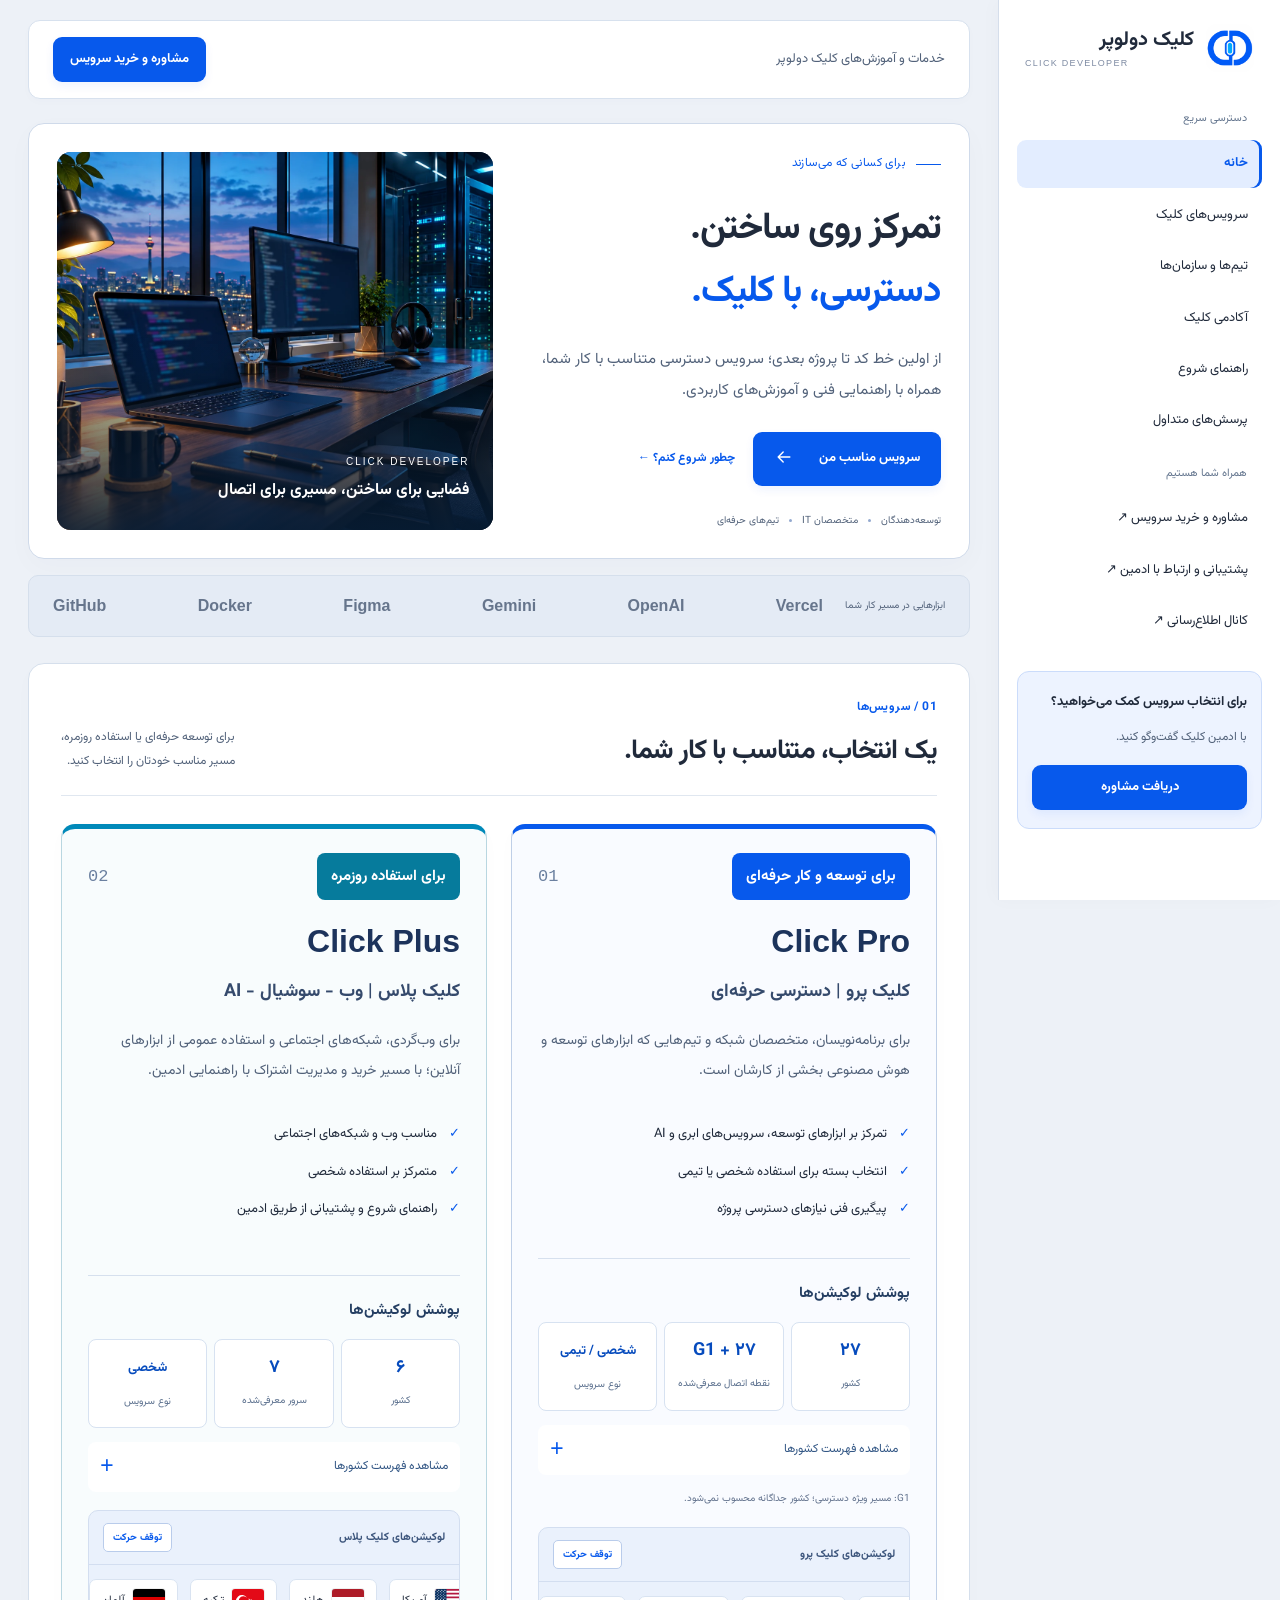
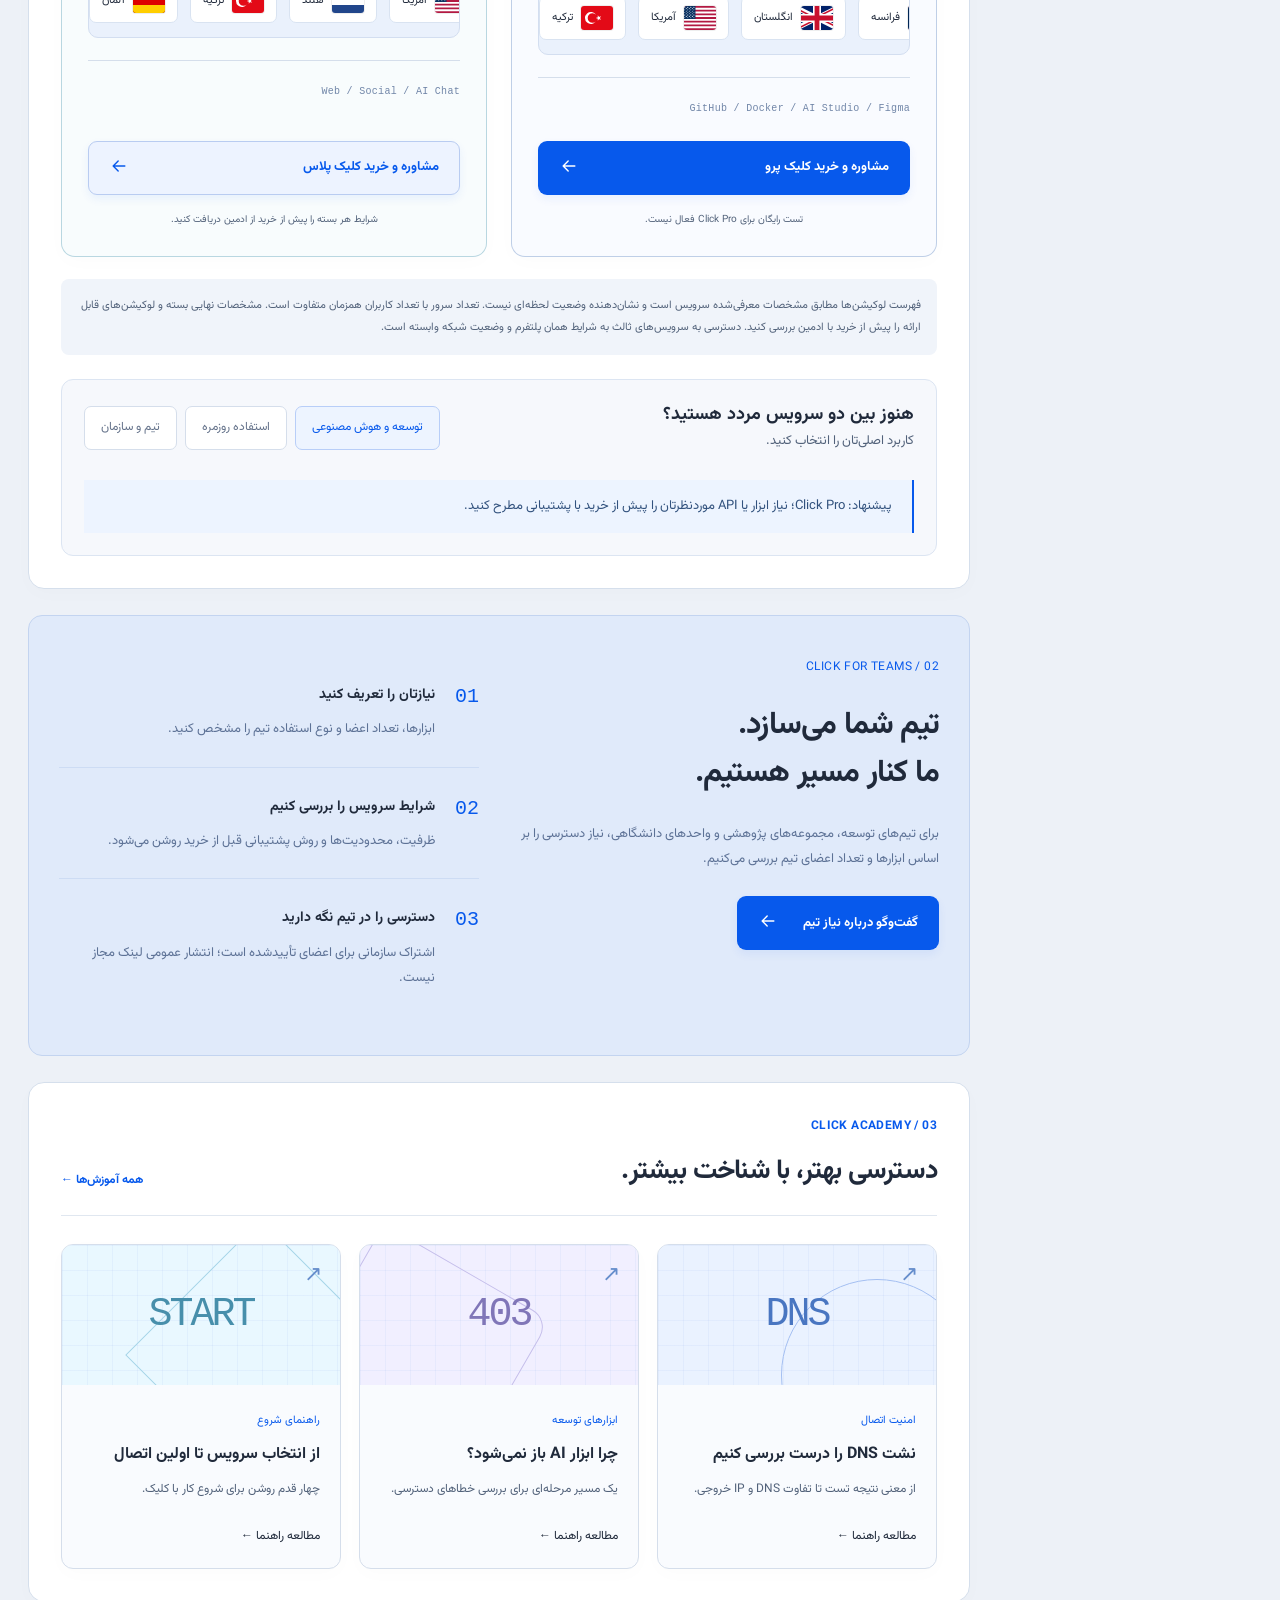
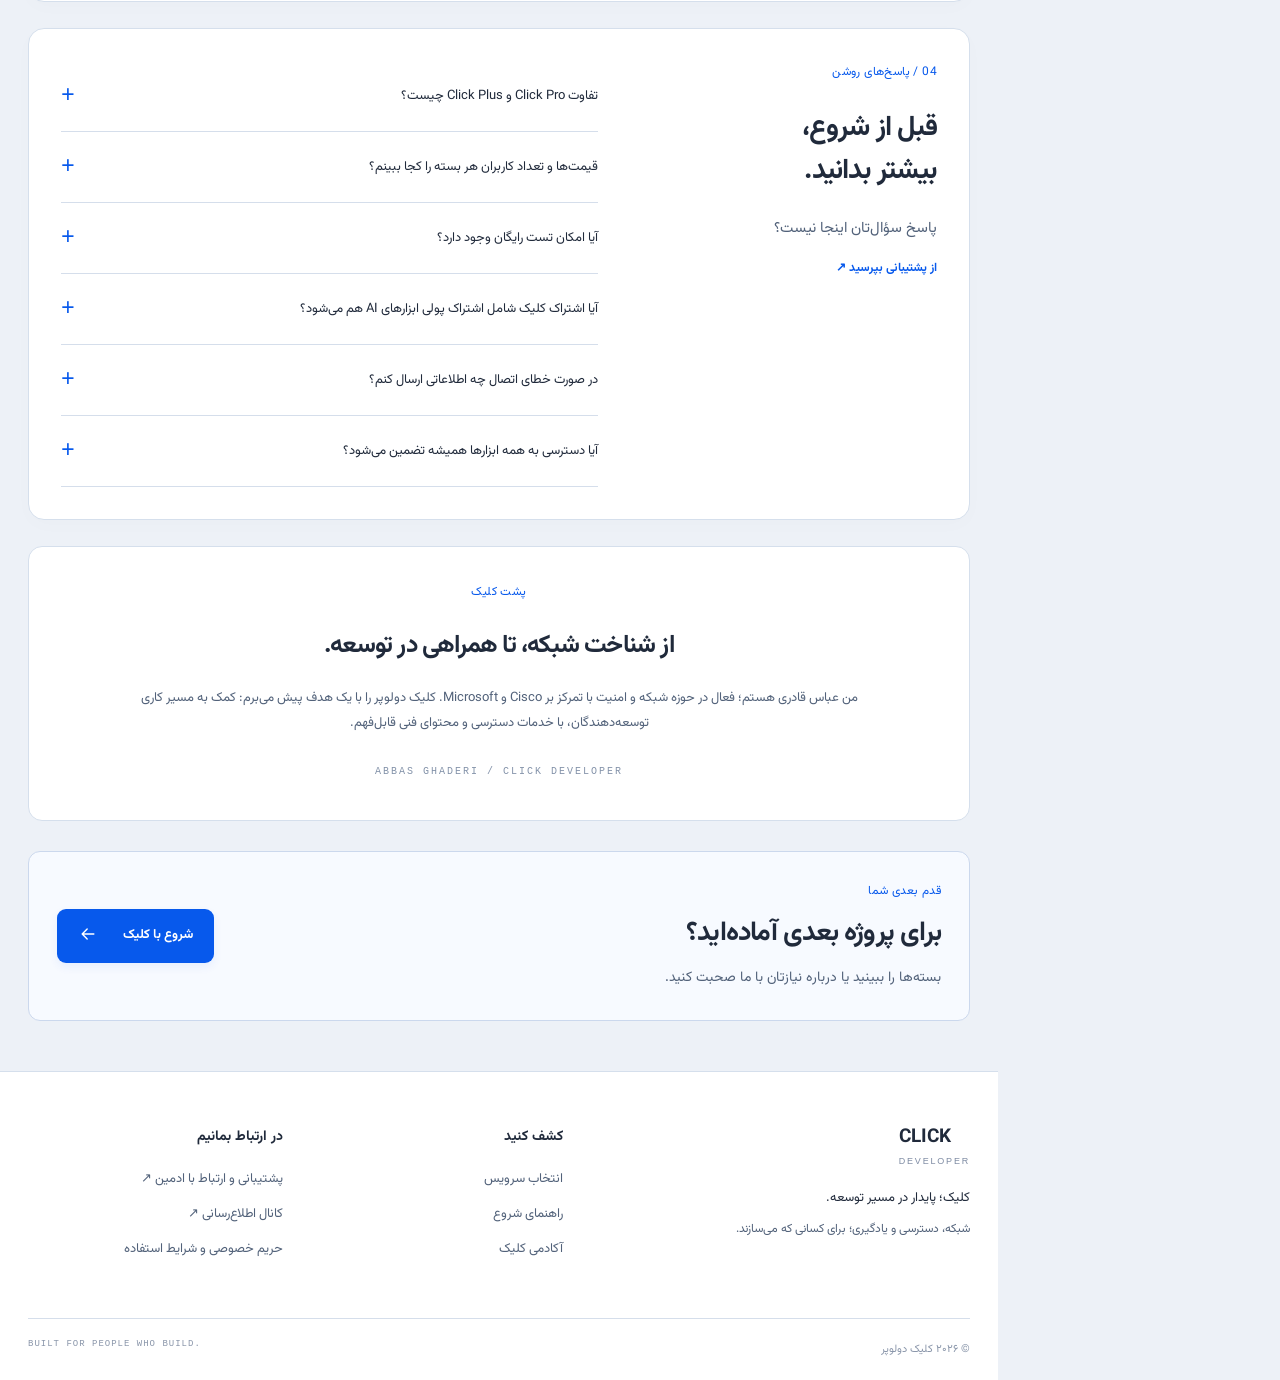
<file: index.html>
<!doctype html>
<html lang="fa" dir="rtl">
<head>
<meta charset="utf-8">
<meta name="viewport" content="width=device-width,initial-scale=1">
<meta name="theme-color" content="#f5f7fb">
<title>کلیک دولوپر</title>
<meta name="description" content="کلیک دولوپر؛ معرفی Click Pro و Click Plus، خدمات دسترسی برای توسعه‌دهندگان و تیم‌ها، آموزش و پشتیبانی فنی.">
<link rel="canonical" href="https://abbasghaderi.github.io/ClickVPN-Developer-Network/">
<meta property="og:type" content="website">
<meta property="og:locale" content="fa_IR">
<meta property="og:title" content="دسترسی به کلیک دولوپر خوش آمدید | Click Developer">
<meta property="og:description" content="کلیک دولوپر؛ معرفی Click Pro و Click Plus، خدمات دسترسی برای توسعه‌دهندگان و تیم‌ها، آموزش و پشتیبانی فنی.">
<meta property="og:url" content="https://abbasghaderi.github.io/ClickVPN-Developer-Network/">
<meta property="og:image" content="https://abbasghaderi.github.io/ClickVPN-Developer-Network/assets/click-pro.jpg">
<meta name="twitter:card" content="summary_large_image">
<link rel="icon" type="image/jpeg" href="./assets/click-pro.jpg">
<link rel="preload" href="./assets/vazirmatn-regular.woff2" as="font" type="font/woff2" crossorigin>
<link rel="stylesheet" href="./assets/style.css">
<script src="./assets/site.js" defer>
</script>
<script type="application/ld+json">{"@context": "https://schema.org", "@type": "WebPage", "name": "دسترسی برای کسانی که می‌سازند", "description": "کلیک دولوپر؛ معرفی Click Pro و Click Plus، خدمات دسترسی برای توسعه‌دهندگان و تیم‌ها، آموزش و پشتیبانی فنی.", "url": "https://abbasghaderi.github.io/ClickVPN-Developer-Network/", "inLanguage": "fa"}</script>
</head>
<body>
<a class="skip" href="#main">رفتن به محتوای اصلی</a>
<header class="header"><div class="wrap nav"><a class="brand" href="./index.html"><img src="./assets/click-pro.jpg" width="52" height="52" alt="لوگوی کلیک پرو"><span>کلیک دولوپر<small class="brand-sub" dir="ltr">CLICK DEVELOPER</small></span></a><button class="menu" aria-expanded="false" aria-controls="navigation">منو ☰</button><nav id="navigation" aria-label="منوی اصلی"><span class="nav-label">دسترسی سریع</span><a href="./index.html">خانه</a><a href="./index.html#services">سرویس‌های کلیک</a><a href="./index.html#business">تیم‌ها و سازمان‌ها</a><a href="./guides.html">آکادمی کلیک</a><a href="./getting-started.html">راهنمای شروع</a><a href="./index.html#faq">پرسش‌های متداول</a><span class="nav-label">همراه شما هستیم</span><a href="https://t.me/ClickVpnDeveloper">مشاوره و خرید سرویس ↗</a><a href="https://t.me/ClickVpnDeveloper">پشتیبانی و ارتباط با ادمین ↗</a><a href="https://t.me/panelClickVpn">کانال اطلاع‌رسانی ↗</a></nav><div class="sidebar-help"><strong>برای انتخاب سرویس کمک می‌خواهید؟</strong><p>با ادمین کلیک گفت‌وگو کنید.</p><a class="button small" href="https://t.me/ClickVpnDeveloper">دریافت مشاوره</a></div></div></header><div class="topbar"><span>خدمات و آموزش‌های کلیک دولوپر</span><a class="button small" href="https://t.me/ClickVpnDeveloper">مشاوره و خرید سرویس</a></div>
<main id="main">
<section class="hero wrap">
<div class="hero-copy">
<div class="eyebrow">
<span class="line">
</span> برای کسانی که می‌سازند</div>
<h1>تمرکز روی ساختن.<br>
<span>دسترسی، با کلیک.</span>
</h1>
<p class="lead">از اولین خط کد تا پروژه بعدی؛ سرویس دسترسی متناسب با کار شما، همراه با راهنمایی فنی و آموزش‌های کاربردی.</p>
<div class="actions">
<a class="button" href="#services">سرویس مناسب من <span aria-hidden="true">
<svg width="20" height="20" viewBox="0 0 24 24" fill="none" aria-hidden="true">
<path d="M19 12H5m6-6-6 6 6 6" stroke="currentColor" stroke-width="1.7" stroke-linecap="round" stroke-linejoin="round"/>
</svg>
</span>
</a>
<a class="text-link" href="./getting-started.html">چطور شروع کنم؟ <span aria-hidden="true">←</span>
</a>
</div>
<div class="hero-note">
<span>توسعه‌دهندگان</span>
<i>
</i>
<span>متخصصان IT</span>
<i>
</i>
<span>تیم‌های حرفه‌ای</span>
</div>
</div>
<figure class="hero-visual"><img src="./assets/developer-workspace.webp" alt="تصویر مفهومی فضای کار توسعه‌دهنده، با لپ‌تاپ و زیرساخت سرور" width="1536" height="1024" fetchpriority="high"><figcaption><span>CLICK DEVELOPER</span><strong>فضایی برای ساختن، مسیری برای اتصال</strong></figcaption></figure>
</section>
<div class="tool-strip">
<div class="wrap">
<span class="strip-title">ابزارهایی در مسیر کار شما</span>
<div class="tool-names" dir="ltr">
<span>GitHub</span>
<span>Docker</span>
<span>Figma</span>
<span>Gemini</span>
<span>OpenAI</span>
<span>Vercel</span>
</div>
</div>
</div>
<section class="section wrap" id="services">
<div class="section-head">
<div>
<div class="eyebrow">01 / سرویس‌ها</div>
<h2>یک انتخاب، متناسب با کار شما.</h2>
</div>
<p>برای توسعه حرفه‌ای یا استفاده روزمره،<br>مسیر مناسب خودتان را انتخاب کنید.</p>
</div>
<div class="service-grid">
<article class="service pro">
<div class="service-top">
<span class="tag">برای توسعه و کار حرفه‌ای</span>
<span class="service-num">01</span>
</div>
<h3 dir="ltr">Click Pro<span>کلیک پرو | دسترسی حرفه‌ای</span>
</h3>
<p>برای برنامه‌نویسان، متخصصان شبکه و تیم‌هایی که ابزارهای توسعه و هوش مصنوعی بخشی از کارشان است.</p>
<ul class="checks">
<li>تمرکز بر ابزارهای توسعه، سرویس‌های ابری و AI</li>
<li>انتخاب بسته برای استفاده شخصی یا تیمی</li>
<li>پیگیری فنی نیازهای دسترسی پروژه</li>
</ul>
<div class="coverage"><h4>پوشش لوکیشن‌ها</h4><div class="coverage-stats"><div><strong>۲۷</strong><span>کشور</span></div><div><strong>۲۷ + G1</strong><span>نقطه اتصال معرفی‌شده</span></div><div><strong>شخصی / تیمی</strong><span>نوع سرویس</span></div></div><details class="country-details"><summary>مشاهده فهرست کشورها</summary><div class="country-list"><span class="country"><img src="./assets/flags/tr.svg" alt="" width="28" height="20" loading="lazy"><span>ترکیه</span></span><span class="country"><img src="./assets/flags/us.svg" alt="" width="28" height="20" loading="lazy"><span>آمریکا</span></span><span class="country"><img src="./assets/flags/gb.svg" alt="" width="28" height="20" loading="lazy"><span>انگلستان</span></span><span class="country"><img src="./assets/flags/fr.svg" alt="" width="28" height="20" loading="lazy"><span>فرانسه</span></span><span class="country"><img src="./assets/flags/de.svg" alt="" width="28" height="20" loading="lazy"><span>آلمان</span></span><span class="country"><img src="./assets/flags/fi.svg" alt="" width="28" height="20" loading="lazy"><span>فنلاند</span></span><span class="country"><img src="./assets/flags/nl.svg" alt="" width="28" height="20" loading="lazy"><span>هلند</span></span><span class="country"><img src="./assets/flags/ie.svg" alt="" width="28" height="20" loading="lazy"><span>ایرلند</span></span><span class="country"><img src="./assets/flags/si.svg" alt="" width="28" height="20" loading="lazy"><span>اسلوونی</span></span><span class="country"><img src="./assets/flags/it.svg" alt="" width="28" height="20" loading="lazy"><span>ایتالیا</span></span><span class="country"><img src="./assets/flags/dk.svg" alt="" width="28" height="20" loading="lazy"><span>دانمارک</span></span><span class="country"><img src="./assets/flags/no.svg" alt="" width="28" height="20" loading="lazy"><span>نروژ</span></span><span class="country"><img src="./assets/flags/ch.svg" alt="" width="28" height="20" loading="lazy"><span>سوئیس</span></span><span class="country"><img src="./assets/flags/az.svg" alt="" width="28" height="20" loading="lazy"><span>آذربایجان</span></span><span class="country"><img src="./assets/flags/es.svg" alt="" width="28" height="20" loading="lazy"><span>اسپانیا</span></span><span class="country"><img src="./assets/flags/pt.svg" alt="" width="28" height="20" loading="lazy"><span>پرتغال</span></span><span class="country"><img src="./assets/flags/cz.svg" alt="" width="28" height="20" loading="lazy"><span>چک</span></span><span class="country"><img src="./assets/flags/ca.svg" alt="" width="28" height="20" loading="lazy"><span>کانادا</span></span><span class="country"><img src="./assets/flags/bg.svg" alt="" width="28" height="20" loading="lazy"><span>بلغارستان</span></span><span class="country"><img src="./assets/flags/be.svg" alt="" width="28" height="20" loading="lazy"><span>بلژیک</span></span><span class="country"><img src="./assets/flags/at.svg" alt="" width="28" height="20" loading="lazy"><span>اتریش</span></span><span class="country"><img src="./assets/flags/ae.svg" alt="" width="28" height="20" loading="lazy"><span>امارات</span></span><span class="country"><img src="./assets/flags/ua.svg" alt="" width="28" height="20" loading="lazy"><span>اوکراین</span></span><span class="country"><img src="./assets/flags/lu.svg" alt="" width="28" height="20" loading="lazy"><span>لوکزامبورگ</span></span><span class="country"><img src="./assets/flags/se.svg" alt="" width="28" height="20" loading="lazy"><span>سوئد</span></span><span class="country"><img src="./assets/flags/al.svg" alt="" width="28" height="20" loading="lazy"><span>آلبانی</span></span><span class="country"><img src="./assets/flags/lv.svg" alt="" width="28" height="20" loading="lazy"><span>لتونی</span></span></div></details><p class="g1-note">G1: مسیر ویژه دسترسی؛ کشور جداگانه محسوب نمی‌شود.</p><div class="flag-marquee" aria-label="لوکیشن‌های سرویس"><div class="marquee-heading"><span>لوکیشن‌های کلیک پرو</span><button class="motion-toggle" type="button" aria-pressed="false">توقف حرکت</button></div><div class="flag-window"><div class="flag-track"><div class="flag-group"><span class="flag-chip"><img src="./assets/flags/tr.svg" alt="" width="32" height="24"><span>ترکیه</span></span><span class="flag-chip"><img src="./assets/flags/us.svg" alt="" width="32" height="24"><span>آمریکا</span></span><span class="flag-chip"><img src="./assets/flags/gb.svg" alt="" width="32" height="24"><span>انگلستان</span></span><span class="flag-chip"><img src="./assets/flags/fr.svg" alt="" width="32" height="24"><span>فرانسه</span></span><span class="flag-chip"><img src="./assets/flags/de.svg" alt="" width="32" height="24"><span>آلمان</span></span><span class="flag-chip"><img src="./assets/flags/fi.svg" alt="" width="32" height="24"><span>فنلاند</span></span><span class="flag-chip"><img src="./assets/flags/nl.svg" alt="" width="32" height="24"><span>هلند</span></span><span class="flag-chip"><img src="./assets/flags/ie.svg" alt="" width="32" height="24"><span>ایرلند</span></span><span class="flag-chip"><img src="./assets/flags/si.svg" alt="" width="32" height="24"><span>اسلوونی</span></span><span class="flag-chip"><img src="./assets/flags/it.svg" alt="" width="32" height="24"><span>ایتالیا</span></span><span class="flag-chip"><img src="./assets/flags/dk.svg" alt="" width="32" height="24"><span>دانمارک</span></span><span class="flag-chip"><img src="./assets/flags/no.svg" alt="" width="32" height="24"><span>نروژ</span></span><span class="flag-chip"><img src="./assets/flags/ch.svg" alt="" width="32" height="24"><span>سوئیس</span></span><span class="flag-chip"><img src="./assets/flags/az.svg" alt="" width="32" height="24"><span>آذربایجان</span></span><span class="flag-chip"><img src="./assets/flags/es.svg" alt="" width="32" height="24"><span>اسپانیا</span></span><span class="flag-chip"><img src="./assets/flags/pt.svg" alt="" width="32" height="24"><span>پرتغال</span></span><span class="flag-chip"><img src="./assets/flags/cz.svg" alt="" width="32" height="24"><span>چک</span></span><span class="flag-chip"><img src="./assets/flags/ca.svg" alt="" width="32" height="24"><span>کانادا</span></span><span class="flag-chip"><img src="./assets/flags/bg.svg" alt="" width="32" height="24"><span>بلغارستان</span></span><span class="flag-chip"><img src="./assets/flags/be.svg" alt="" width="32" height="24"><span>بلژیک</span></span><span class="flag-chip"><img src="./assets/flags/at.svg" alt="" width="32" height="24"><span>اتریش</span></span><span class="flag-chip"><img src="./assets/flags/ae.svg" alt="" width="32" height="24"><span>امارات</span></span><span class="flag-chip"><img src="./assets/flags/ua.svg" alt="" width="32" height="24"><span>اوکراین</span></span><span class="flag-chip"><img src="./assets/flags/lu.svg" alt="" width="32" height="24"><span>لوکزامبورگ</span></span><span class="flag-chip"><img src="./assets/flags/se.svg" alt="" width="32" height="24"><span>سوئد</span></span><span class="flag-chip"><img src="./assets/flags/al.svg" alt="" width="32" height="24"><span>آلبانی</span></span><span class="flag-chip"><img src="./assets/flags/lv.svg" alt="" width="32" height="24"><span>لتونی</span></span></div><div class="flag-group" aria-hidden="true"><span class="flag-chip"><img src="./assets/flags/tr.svg" alt="" width="32" height="24"><span>ترکیه</span></span><span class="flag-chip"><img src="./assets/flags/us.svg" alt="" width="32" height="24"><span>آمریکا</span></span><span class="flag-chip"><img src="./assets/flags/gb.svg" alt="" width="32" height="24"><span>انگلستان</span></span><span class="flag-chip"><img src="./assets/flags/fr.svg" alt="" width="32" height="24"><span>فرانسه</span></span><span class="flag-chip"><img src="./assets/flags/de.svg" alt="" width="32" height="24"><span>آلمان</span></span><span class="flag-chip"><img src="./assets/flags/fi.svg" alt="" width="32" height="24"><span>فنلاند</span></span><span class="flag-chip"><img src="./assets/flags/nl.svg" alt="" width="32" height="24"><span>هلند</span></span><span class="flag-chip"><img src="./assets/flags/ie.svg" alt="" width="32" height="24"><span>ایرلند</span></span><span class="flag-chip"><img src="./assets/flags/si.svg" alt="" width="32" height="24"><span>اسلوونی</span></span><span class="flag-chip"><img src="./assets/flags/it.svg" alt="" width="32" height="24"><span>ایتالیا</span></span><span class="flag-chip"><img src="./assets/flags/dk.svg" alt="" width="32" height="24"><span>دانمارک</span></span><span class="flag-chip"><img src="./assets/flags/no.svg" alt="" width="32" height="24"><span>نروژ</span></span><span class="flag-chip"><img src="./assets/flags/ch.svg" alt="" width="32" height="24"><span>سوئیس</span></span><span class="flag-chip"><img src="./assets/flags/az.svg" alt="" width="32" height="24"><span>آذربایجان</span></span><span class="flag-chip"><img src="./assets/flags/es.svg" alt="" width="32" height="24"><span>اسپانیا</span></span><span class="flag-chip"><img src="./assets/flags/pt.svg" alt="" width="32" height="24"><span>پرتغال</span></span><span class="flag-chip"><img src="./assets/flags/cz.svg" alt="" width="32" height="24"><span>چک</span></span><span class="flag-chip"><img src="./assets/flags/ca.svg" alt="" width="32" height="24"><span>کانادا</span></span><span class="flag-chip"><img src="./assets/flags/bg.svg" alt="" width="32" height="24"><span>بلغارستان</span></span><span class="flag-chip"><img src="./assets/flags/be.svg" alt="" width="32" height="24"><span>بلژیک</span></span><span class="flag-chip"><img src="./assets/flags/at.svg" alt="" width="32" height="24"><span>اتریش</span></span><span class="flag-chip"><img src="./assets/flags/ae.svg" alt="" width="32" height="24"><span>امارات</span></span><span class="flag-chip"><img src="./assets/flags/ua.svg" alt="" width="32" height="24"><span>اوکراین</span></span><span class="flag-chip"><img src="./assets/flags/lu.svg" alt="" width="32" height="24"><span>لوکزامبورگ</span></span><span class="flag-chip"><img src="./assets/flags/se.svg" alt="" width="32" height="24"><span>سوئد</span></span><span class="flag-chip"><img src="./assets/flags/al.svg" alt="" width="32" height="24"><span>آلبانی</span></span><span class="flag-chip"><img src="./assets/flags/lv.svg" alt="" width="32" height="24"><span>لتونی</span></span></div></div></div></div></div><div class="product-tools" dir="ltr">GitHub / Docker / AI Studio / Figma</div>
<a class="button" href="https://t.me/ClickVpnDeveloper">مشاوره و خرید کلیک پرو <span aria-hidden="true">
<svg width="20" height="20" viewBox="0 0 24 24" fill="none" aria-hidden="true">
<path d="M19 12H5m6-6-6 6 6 6" stroke="currentColor" stroke-width="1.7" stroke-linecap="round" stroke-linejoin="round"/>
</svg>
</span>
</a>
<small class="service-foot">تست رایگان برای Click Pro فعال نیست.</small>
</article>
<article class="service plus">
<div class="service-top">
<span class="tag neutral">برای استفاده روزمره</span>
<span class="service-num">02</span>
</div>
<h3 dir="ltr">Click Plus<span>کلیک پلاس | وب - سوشیال - AI</span>
</h3>
<p>برای وب‌گردی، شبکه‌های اجتماعی و استفاده عمومی از ابزارهای آنلاین؛ با مسیر خرید و مدیریت اشتراک با راهنمایی ادمین.</p>
<ul class="checks">
<li>مناسب وب و شبکه‌های اجتماعی</li>
<li>متمرکز بر استفاده شخصی</li>
<li>راهنمای شروع و پشتیبانی از طریق ادمین</li>
</ul>
<div class="coverage"><h4>پوشش لوکیشن‌ها</h4><div class="coverage-stats"><div><strong>۶</strong><span>کشور</span></div><div><strong>۷</strong><span>سرور معرفی‌شده</span></div><div><strong>شخصی</strong><span>نوع سرویس</span></div></div><details class="country-details"><summary>مشاهده فهرست کشورها</summary><div class="country-list"><span class="country"><img src="./assets/flags/de.svg" alt="" width="28" height="20" loading="lazy"><span>آلمان</span></span><span class="country"><img src="./assets/flags/tr.svg" alt="" width="28" height="20" loading="lazy"><span>ترکیه</span></span><span class="country"><img src="./assets/flags/nl.svg" alt="" width="28" height="20" loading="lazy"><span>هلند</span></span><span class="country"><img src="./assets/flags/us.svg" alt="" width="28" height="20" loading="lazy"><span>آمریکا</span></span><span class="country"><img src="./assets/flags/gb.svg" alt="" width="28" height="20" loading="lazy"><span>انگلستان</span></span><span class="country"><img src="./assets/flags/ru.svg" alt="" width="28" height="20" loading="lazy"><span>روسیه</span></span></div></details><div class="flag-marquee" aria-label="لوکیشن‌های سرویس"><div class="marquee-heading"><span>لوکیشن‌های کلیک پلاس</span><button class="motion-toggle" type="button" aria-pressed="false">توقف حرکت</button></div><div class="flag-window"><div class="flag-track"><div class="flag-group"><span class="flag-chip"><img src="./assets/flags/de.svg" alt="" width="32" height="24"><span>آلمان</span></span><span class="flag-chip"><img src="./assets/flags/tr.svg" alt="" width="32" height="24"><span>ترکیه</span></span><span class="flag-chip"><img src="./assets/flags/nl.svg" alt="" width="32" height="24"><span>هلند</span></span><span class="flag-chip"><img src="./assets/flags/us.svg" alt="" width="32" height="24"><span>آمریکا</span></span><span class="flag-chip"><img src="./assets/flags/gb.svg" alt="" width="32" height="24"><span>انگلستان</span></span><span class="flag-chip"><img src="./assets/flags/ru.svg" alt="" width="32" height="24"><span>روسیه</span></span></div><div class="flag-group" aria-hidden="true"><span class="flag-chip"><img src="./assets/flags/de.svg" alt="" width="32" height="24"><span>آلمان</span></span><span class="flag-chip"><img src="./assets/flags/tr.svg" alt="" width="32" height="24"><span>ترکیه</span></span><span class="flag-chip"><img src="./assets/flags/nl.svg" alt="" width="32" height="24"><span>هلند</span></span><span class="flag-chip"><img src="./assets/flags/us.svg" alt="" width="32" height="24"><span>آمریکا</span></span><span class="flag-chip"><img src="./assets/flags/gb.svg" alt="" width="32" height="24"><span>انگلستان</span></span><span class="flag-chip"><img src="./assets/flags/ru.svg" alt="" width="32" height="24"><span>روسیه</span></span></div></div></div></div></div><div class="product-tools" dir="ltr">Web / Social / AI Chat</div>
<a class="button secondary" href="https://t.me/ClickVpnDeveloper">مشاوره و خرید کلیک پلاس <span aria-hidden="true">
<svg width="20" height="20" viewBox="0 0 24 24" fill="none" aria-hidden="true">
<path d="M19 12H5m6-6-6 6 6 6" stroke="currentColor" stroke-width="1.7" stroke-linecap="round" stroke-linejoin="round"/>
</svg>
</span>
</a>
<small class="service-foot">شرایط هر بسته را پیش از خرید از ادمین دریافت کنید.</small>
</article>
</div>
<p class="fine-print">فهرست لوکیشن‌ها مطابق مشخصات معرفی‌شده سرویس است و نشان‌دهنده وضعیت لحظه‌ای نیست. تعداد سرور با تعداد کاربران همزمان متفاوت است. مشخصات نهایی بسته و لوکیشن‌های قابل ارائه را پیش از خرید با ادمین بررسی کنید. دسترسی به سرویس‌های ثالث به شرایط همان پلتفرم و وضعیت شبکه وابسته است.</p>
<div class="chooser">
<div>
<h3>هنوز بین دو سرویس مردد هستید؟</h3>
<p>کاربرد اصلی‌تان را انتخاب کنید.</p>
</div>
<div class="choice-controls" role="group" aria-label="کاربرد اصلی">
<button data-choice="dev" aria-pressed="true">توسعه و هوش مصنوعی</button>
<button data-choice="daily" aria-pressed="false">استفاده روزمره</button>
<button data-choice="team" aria-pressed="false">تیم و سازمان</button>
</div>
<p id="recommendation" aria-live="polite">پیشنهاد: Click Pro؛ نیاز ابزار یا API موردنظرتان را پیش از خرید با پشتیبانی مطرح کنید.</p>
</div>
</section>
<section class="business" id="business">
<div class="wrap business-grid">
<div>
<div class="eyebrow">02 / CLICK FOR TEAMS</div>
<h2>تیم شما می‌سازد.<br>ما کنار مسیر هستیم.</h2>
<p>برای تیم‌های توسعه، مجموعه‌های پژوهشی و واحدهای دانشگاهی، نیاز دسترسی را بر اساس ابزارها و تعداد اعضای تیم بررسی می‌کنیم.</p>
<a class="button light" href="https://t.me/ClickVpnDeveloper">گفت‌وگو درباره نیاز تیم <span aria-hidden="true">
<svg width="20" height="20" viewBox="0 0 24 24" fill="none" aria-hidden="true">
<path d="M19 12H5m6-6-6 6 6 6" stroke="currentColor" stroke-width="1.7" stroke-linecap="round" stroke-linejoin="round"/>
</svg>
</span>
</a>
</div>
<div class="business-steps">
<div>
<b>01</b>
<span>
<strong>نیازتان را تعریف کنید</strong>
<small>ابزارها، تعداد اعضا و نوع استفاده تیم را مشخص کنید.</small>
</span>
</div>
<div>
<b>02</b>
<span>
<strong>شرایط سرویس را بررسی کنیم</strong>
<small>ظرفیت، محدودیت‌ها و روش پشتیبانی قبل از خرید روشن می‌شود.</small>
</span>
</div>
<div>
<b>03</b>
<span>
<strong>دسترسی را در تیم نگه دارید</strong>
<small>اشتراک سازمانی برای اعضای تأییدشده است؛ انتشار عمومی لینک مجاز نیست.</small>
</span>
</div>
</div>
</div>
</section>
<section class="section wrap" id="academy">
<div class="section-head">
<div>
<div class="eyebrow">03 / CLICK ACADEMY</div>
<h2>دسترسی بهتر، با شناخت بیشتر.</h2>
</div>
<a class="text-link" href="./guides.html">همه آموزش‌ها ←</a>
</div>
<div class="guides-grid">
<a class="guide-card" href="./dns-leak-guide.html" data-category="security">
<div class="guide-art art-security">
<span>DNS</span>
<i aria-hidden="true">↗</i>
</div>
<div class="guide-body">
<small>امنیت اتصال</small>
<h3>نشت DNS را درست بررسی کنیم</h3>
<p>از معنی نتیجه تست تا تفاوت DNS و IP خروجی.</p>
<span class="read-more">مطالعه راهنما ←</span>
</div>
</a>
<a class="guide-card" href="./ai-and-dev-access.html" data-category="development">
<div class="guide-art art-development">
<span>403</span>
<i aria-hidden="true">↗</i>
</div>
<div class="guide-body">
<small>ابزارهای توسعه</small>
<h3>چرا ابزار AI باز نمی‌شود؟</h3>
<p>یک مسیر مرحله‌ای برای بررسی خطاهای دسترسی.</p>
<span class="read-more">مطالعه راهنما ←</span>
</div>
</a>
<a class="guide-card" href="./getting-started.html" data-category="start">
<div class="guide-art art-start">
<span>START</span>
<i aria-hidden="true">↗</i>
</div>
<div class="guide-body">
<small>راهنمای شروع</small>
<h3>از انتخاب سرویس تا اولین اتصال</h3>
<p>چهار قدم روشن برای شروع کار با کلیک.</p>
<span class="read-more">مطالعه راهنما ←</span>
</div>
</a>
</div>
</section>
<section class="section wrap faq-section" id="faq">
<div>
<div class="eyebrow">04 / پاسخ‌های روشن</div>
<h2>قبل از شروع،<br>بیشتر بدانید.</h2>
<p class="muted">پاسخ سؤال‌تان اینجا نیست؟</p>
<a class="text-link" href="https://t.me/ClickVpnDeveloper">از پشتیبانی بپرسید ↗</a>
</div>
<div>
<details>
<summary>تفاوت Click Pro و Click Plus چیست؟</summary>
<p>Click Pro برای نیازهای توسعه، ابزارهای ابری و هوش مصنوعی معرفی شده است. Click Plus بر استفاده شخصی، وب و شبکه‌های اجتماعی تمرکز دارد. برای یک ابزار خاص، پیش از خرید وضعیت دسترسی را از پشتیبانی بپرسید.</p>
</details>
<details>
<summary>قیمت‌ها و تعداد کاربران هر بسته را کجا ببینم؟</summary>
<p>قیمت و مشخصات بسته‌ها را از ادمین کلیک دریافت کنید. حجم، مدت اعتبار، تعداد کاربران و شرایط تمدید را پیش از پرداخت در گفت‌وگو با ادمین بررسی کنید.</p>
</details>
<details>
<summary>آیا امکان تست رایگان وجود دارد؟</summary>
<p>تست رایگان در سرویس Click Pro فعال نیست. شرایط احتمالی سایر سرویس‌ها را با ادمین بررسی کنید.</p>
</details>
<details>
<summary>آیا اشتراک کلیک شامل اشتراک پولی ابزارهای AI هم می‌شود؟</summary>
<p>خیر. سرویس دسترسی شبکه با اشتراک پولی پلتفرم‌ها یا اعتبار API متفاوت است. تهیه حساب و اشتراک ابزارها تابع شرایط همان ارائه‌دهنده است.</p>
</details>
<details>
<summary>در صورت خطای اتصال چه اطلاعاتی ارسال کنم؟</summary>
<p>نام برنامه و نسخه آن، نوع اینترنت، زمان بروز خطا و تصویر خطا را برای پشتیبانی بفرستید. لینک اشتراک، رمز عبور یا کلید API را در پیام عمومی و تصویر قابل انتشار قرار ندهید.</p>
</details>
<details>
<summary>آیا دسترسی به همه ابزارها همیشه تضمین می‌شود؟</summary>
<p>خیر. وضعیت شبکه، سیاست‌های منطقه‌ای، محدودیت حساب و تغییرات ارائه‌دهنده ابزار بر دسترسی اثر دارند. برای نیازهای حساس پروژه، وضعیت ابزار موردنظر را پیش از خرید بررسی کنید.</p>
</details>
</div>
</section>
<section class="wrap about">
<div class="eyebrow">پشت کلیک</div>
<h2>از شناخت شبکه، تا همراهی در توسعه.</h2>
<p>من عباس قادری هستم؛ فعال در حوزه شبکه و امنیت با تمرکز بر Cisco و Microsoft. کلیک دولوپر را با یک هدف پیش می‌برم: کمک به مسیر کاری توسعه‌دهندگان، با خدمات دسترسی و محتوای فنی قابل‌فهم.</p>
<span dir="ltr">ABBAS GHADERI / CLICK DEVELOPER</span>
</section>
<section class="wrap final-cta">
<div>
<span class="eyebrow">قدم بعدی شما</span>
<h2>برای پروژه بعدی آماده‌اید؟</h2>
<p>بسته‌ها را ببینید یا درباره نیازتان با ما صحبت کنید.</p>
</div>
<a class="button" href="https://t.me/ClickVpnDeveloper">شروع با کلیک <span aria-hidden="true">
<svg width="20" height="20" viewBox="0 0 24 24" fill="none" aria-hidden="true">
<path d="M19 12H5m6-6-6 6 6 6" stroke="currentColor" stroke-width="1.7" stroke-linecap="round" stroke-linejoin="round"/>
</svg>
</span>
</a>
</section>
</main>
<footer class="footer">
<div class="wrap footer-grid">
<div>
<a class="brand" href="./index.html">
<span dir="ltr">CLICK<span class="brand-sub">DEVELOPER</span>
</span>
</a>
<p>کلیک؛ پایدار در مسیر توسعه.</p>
<p class="muted">شبکه، دسترسی و یادگیری؛ برای کسانی که می‌سازند.</p>
</div>
<div>
<h3>کشف کنید</h3>
<a href="./index.html#services">انتخاب سرویس</a>
<a href="./getting-started.html">راهنمای شروع</a>
<a href="./guides.html">آکادمی کلیک</a>
</div>
<div>
<h3>در ارتباط بمانیم</h3>
<a href="https://t.me/ClickVpnDeveloper">پشتیبانی و ارتباط با ادمین ↗</a>
<a href="https://t.me/panelClickVpn">کانال اطلاع‌رسانی ↗</a>
<a href="./privacy.html">حریم خصوصی و شرایط استفاده</a>
</div>
</div>
<div class="wrap footer-bottom">
<span>© ۲۰۲۶ کلیک دولوپر</span>
<span dir="ltr">BUILT FOR PEOPLE WHO BUILD.</span>
</div>
</footer>
</body>
</html>
</file>
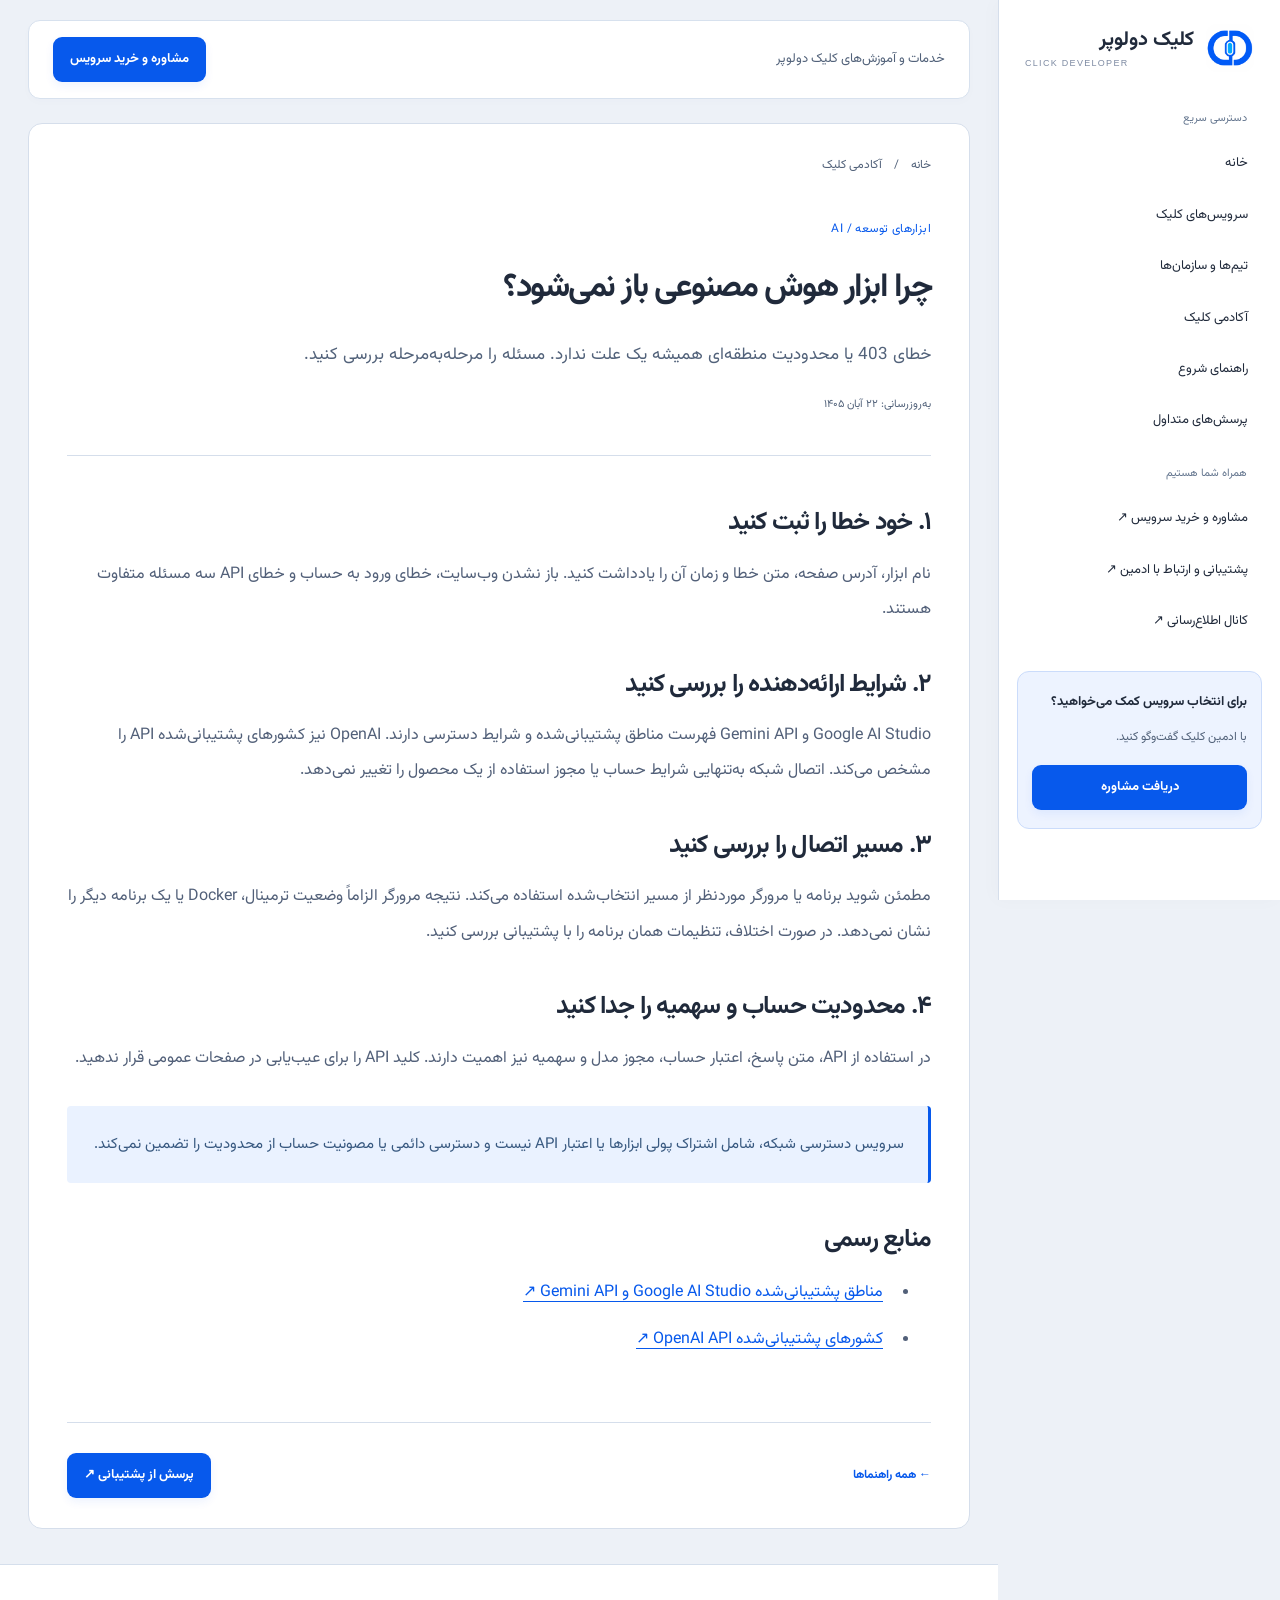
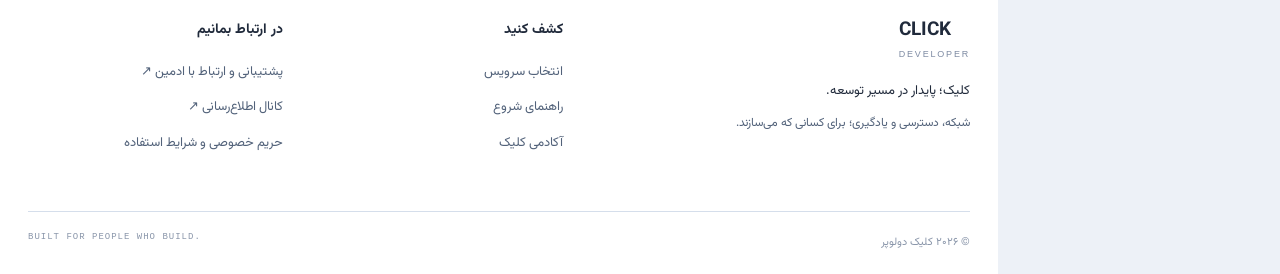
<file: ai-and-dev-access.html>
<!doctype html>
<html lang="fa" dir="rtl">
<head>
<meta charset="utf-8">
<meta name="viewport" content="width=device-width,initial-scale=1">
<meta name="theme-color" content="#f5f7fb">
<title>کلیک دولوپر</title>
<meta name="description" content="خطای 403 یا محدودیت منطقه‌ای همیشه یک علت ندارد. مسئله را مرحله‌به‌مرحله بررسی کنید.">
<link rel="canonical" href="https://abbasghaderi.github.io/ClickVPN-Developer-Network/ai-and-dev-access.html">
<meta property="og:type" content="website">
<meta property="og:locale" content="fa_IR">
<meta property="og:title" content="چرا ابزار هوش مصنوعی باز نمی‌شود؟ | Click Developer">
<meta property="og:description" content="خطای 403 یا محدودیت منطقه‌ای همیشه یک علت ندارد. مسئله را مرحله‌به‌مرحله بررسی کنید.">
<meta property="og:url" content="https://abbasghaderi.github.io/ClickVPN-Developer-Network/ai-and-dev-access.html">
<meta property="og:image" content="https://abbasghaderi.github.io/ClickVPN-Developer-Network/assets/click-pro.jpg">
<meta name="twitter:card" content="summary_large_image">
<link rel="icon" type="image/jpeg" href="./assets/click-pro.jpg">
<link rel="preload" href="./assets/vazirmatn-regular.woff2" as="font" type="font/woff2" crossorigin>
<link rel="stylesheet" href="./assets/style.css">
<script src="./assets/site.js" defer>
</script>
<script type="application/ld+json">{"@context": "https://schema.org", "@type": "WebPage", "name": "چرا ابزار هوش مصنوعی باز نمی‌شود؟", "description": "خطای 403 یا محدودیت منطقه‌ای همیشه یک علت ندارد. مسئله را مرحله‌به‌مرحله بررسی کنید.", "url": "https://abbasghaderi.github.io/ClickVPN-Developer-Network/ai-and-dev-access.html", "inLanguage": "fa"}</script>
</head>
<body>
<a class="skip" href="#main">رفتن به محتوای اصلی</a>
<header class="header"><div class="wrap nav"><a class="brand" href="./index.html"><img src="./assets/click-pro.jpg" width="52" height="52" alt="لوگوی کلیک پرو"><span>کلیک دولوپر<small class="brand-sub" dir="ltr">CLICK DEVELOPER</small></span></a><button class="menu" aria-expanded="false" aria-controls="navigation">منو ☰</button><nav id="navigation" aria-label="منوی اصلی"><span class="nav-label">دسترسی سریع</span><a href="./index.html">خانه</a><a href="./index.html#services">سرویس‌های کلیک</a><a href="./index.html#business">تیم‌ها و سازمان‌ها</a><a href="./guides.html">آکادمی کلیک</a><a href="./getting-started.html">راهنمای شروع</a><a href="./index.html#faq">پرسش‌های متداول</a><span class="nav-label">همراه شما هستیم</span><a href="https://t.me/ClickVpnDeveloper">مشاوره و خرید سرویس ↗</a><a href="https://t.me/ClickVpnDeveloper">پشتیبانی و ارتباط با ادمین ↗</a><a href="https://t.me/panelClickVpn">کانال اطلاع‌رسانی ↗</a></nav><div class="sidebar-help"><strong>برای انتخاب سرویس کمک می‌خواهید؟</strong><p>با ادمین کلیک گفت‌وگو کنید.</p><a class="button small" href="https://t.me/ClickVpnDeveloper">دریافت مشاوره</a></div></div></header><div class="topbar"><span>خدمات و آموزش‌های کلیک دولوپر</span><a class="button small" href="https://t.me/ClickVpnDeveloper">مشاوره و خرید سرویس</a></div>
<main id="main">
<div class="wrap article-wrap">
<nav class="breadcrumbs" aria-label="مسیر صفحه">
<a href="./index.html">خانه</a>
<span>/</span>
<a href="./guides.html">آکادمی کلیک</a>
</nav>
<div class="article-heading">
<span class="eyebrow">ابزارهای توسعه / AI</span>
<h1>چرا ابزار هوش مصنوعی باز نمی‌شود؟</h1>
<p class="lead">خطای 403 یا محدودیت منطقه‌ای همیشه یک علت ندارد. مسئله را مرحله‌به‌مرحله بررسی کنید.</p>
<span class="muted">به‌روزرسانی: ۲۲ آبان ۱۴۰۵</span>
</div>
<article class="prose">
<h2>۱. خود خطا را ثبت کنید</h2>
<p>نام ابزار، آدرس صفحه، متن خطا و زمان آن را یادداشت کنید. باز نشدن وب‌سایت، خطای ورود به حساب و خطای API سه مسئله متفاوت هستند.</p>
<h2>۲. شرایط ارائه‌دهنده را بررسی کنید</h2>
<p>Google AI Studio و Gemini API فهرست مناطق پشتیبانی‌شده و شرایط دسترسی دارند. OpenAI نیز کشورهای پشتیبانی‌شده API را مشخص می‌کند. اتصال شبکه به‌تنهایی شرایط حساب یا مجوز استفاده از یک محصول را تغییر نمی‌دهد.</p>
<h2>۳. مسیر اتصال را بررسی کنید</h2>
<p>مطمئن شوید برنامه یا مرورگر موردنظر از مسیر انتخاب‌شده استفاده می‌کند. نتیجه مرورگر الزاماً وضعیت ترمینال، Docker یا یک برنامه دیگر را نشان نمی‌دهد. در صورت اختلاف، تنظیمات همان برنامه را با پشتیبانی بررسی کنید.</p>
<h2>۴. محدودیت حساب و سهمیه را جدا کنید</h2>
<p>در استفاده از API، متن پاسخ، اعتبار حساب، مجوز مدل و سهمیه نیز اهمیت دارند. کلید API را برای عیب‌یابی در صفحات عمومی قرار ندهید.</p>
<aside>سرویس دسترسی شبکه، شامل اشتراک پولی ابزارها یا اعتبار API نیست و دسترسی دائمی یا مصونیت حساب از محدودیت را تضمین نمی‌کند.</aside>
<h2>منابع رسمی</h2>
<ul>
<li>
<a href="https://ai.google.dev/gemini-api/docs/available-regions">مناطق پشتیبانی‌شده Google AI Studio و Gemini API ↗</a>
</li>
<li>
<a href="https://help.openai.com/en/articles/5347006-openai-api-supported-countries-and-territories">کشورهای پشتیبانی‌شده OpenAI API ↗</a>
</li>
</ul>
</article>
<div class="article-end">
<a class="text-link" href="./guides.html">← همه راهنماها</a>
<a class="button small" href="https://t.me/ClickVpnDeveloper">پرسش از پشتیبانی ↗</a>
</div>
</div>
</main>
<footer class="footer">
<div class="wrap footer-grid">
<div>
<a class="brand" href="./index.html">
<span dir="ltr">CLICK<span class="brand-sub">DEVELOPER</span>
</span>
</a>
<p>کلیک؛ پایدار در مسیر توسعه.</p>
<p class="muted">شبکه، دسترسی و یادگیری؛ برای کسانی که می‌سازند.</p>
</div>
<div>
<h3>کشف کنید</h3>
<a href="./index.html#services">انتخاب سرویس</a>
<a href="./getting-started.html">راهنمای شروع</a>
<a href="./guides.html">آکادمی کلیک</a>
</div>
<div>
<h3>در ارتباط بمانیم</h3>
<a href="https://t.me/ClickVpnDeveloper">پشتیبانی و ارتباط با ادمین ↗</a>
<a href="https://t.me/panelClickVpn">کانال اطلاع‌رسانی ↗</a>
<a href="./privacy.html">حریم خصوصی و شرایط استفاده</a>
</div>
</div>
<div class="wrap footer-bottom">
<span>© ۲۰۲۶ کلیک دولوپر</span>
<span dir="ltr">BUILT FOR PEOPLE WHO BUILD.</span>
</div>
</footer>
</body>
</html>
</file>
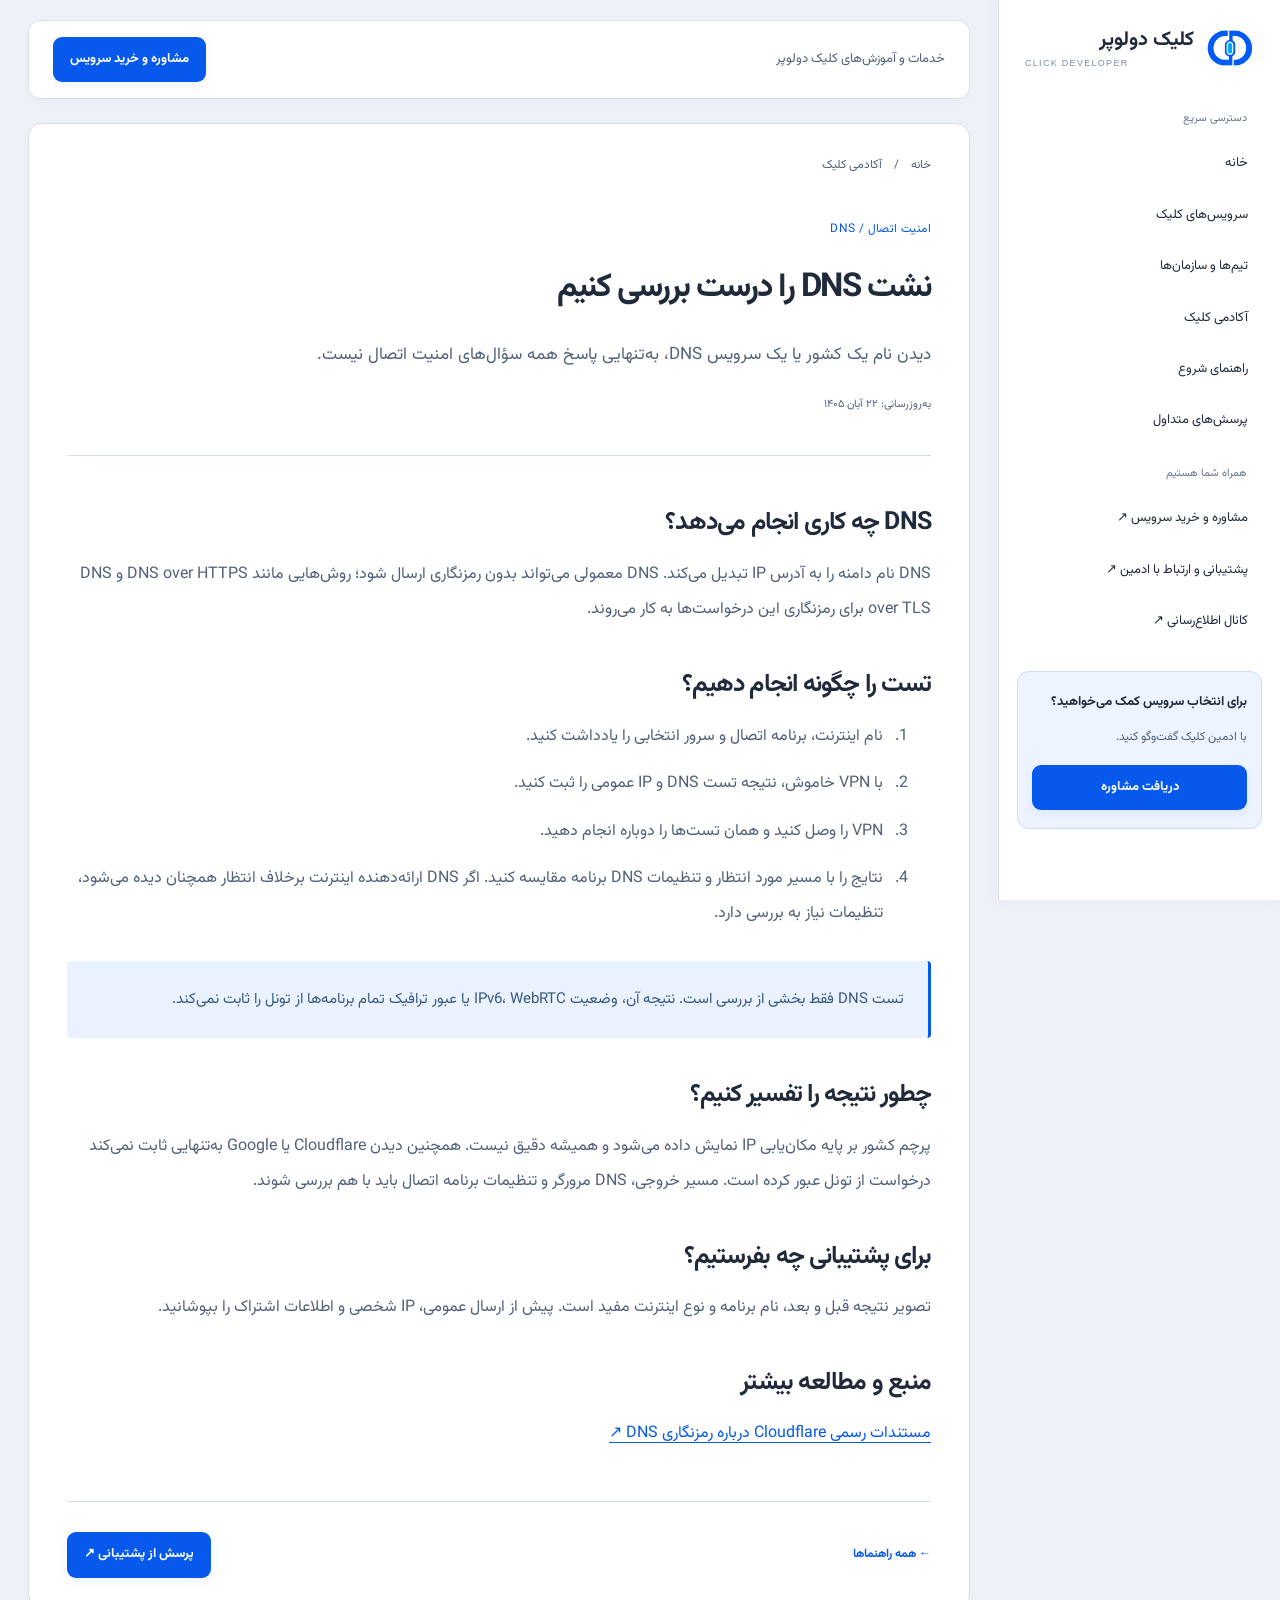
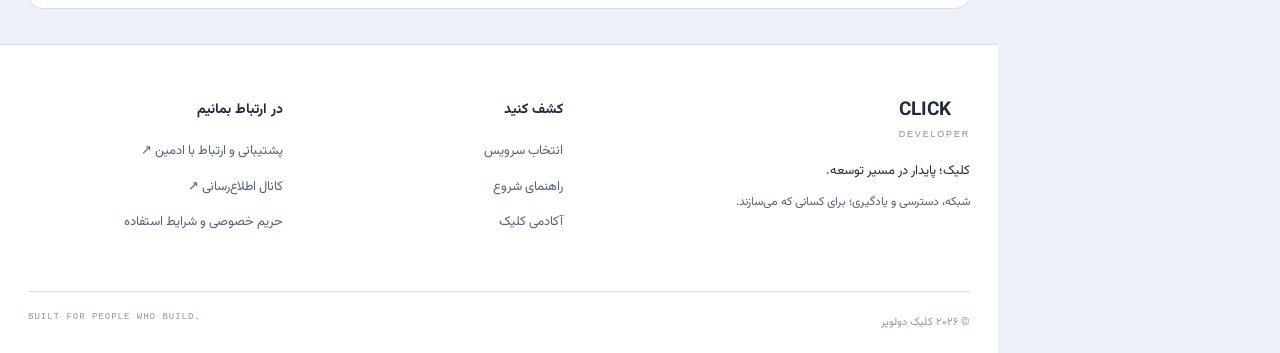
<file: dns-leak-guide.html>
<!doctype html>
<html lang="fa" dir="rtl">
<head>
<meta charset="utf-8">
<meta name="viewport" content="width=device-width,initial-scale=1">
<meta name="theme-color" content="#f5f7fb">
<title>کلیک دولوپر</title>
<meta name="description" content="دیدن نام یک کشور یا یک سرویس DNS، به‌تنهایی پاسخ همه سؤال‌های امنیت اتصال نیست.">
<link rel="canonical" href="https://abbasghaderi.github.io/ClickVPN-Developer-Network/dns-leak-guide.html">
<meta property="og:type" content="website">
<meta property="og:locale" content="fa_IR">
<meta property="og:title" content="نشت DNS را درست بررسی کنیم | Click Developer">
<meta property="og:description" content="دیدن نام یک کشور یا یک سرویس DNS، به‌تنهایی پاسخ همه سؤال‌های امنیت اتصال نیست.">
<meta property="og:url" content="https://abbasghaderi.github.io/ClickVPN-Developer-Network/dns-leak-guide.html">
<meta property="og:image" content="https://abbasghaderi.github.io/ClickVPN-Developer-Network/assets/click-pro.jpg">
<meta name="twitter:card" content="summary_large_image">
<link rel="icon" type="image/jpeg" href="./assets/click-pro.jpg">
<link rel="preload" href="./assets/vazirmatn-regular.woff2" as="font" type="font/woff2" crossorigin>
<link rel="stylesheet" href="./assets/style.css">
<script src="./assets/site.js" defer>
</script>
<script type="application/ld+json">{"@context": "https://schema.org", "@type": "WebPage", "name": "نشت DNS را درست بررسی کنیم", "description": "دیدن نام یک کشور یا یک سرویس DNS، به‌تنهایی پاسخ همه سؤال‌های امنیت اتصال نیست.", "url": "https://abbasghaderi.github.io/ClickVPN-Developer-Network/dns-leak-guide.html", "inLanguage": "fa"}</script>
</head>
<body>
<a class="skip" href="#main">رفتن به محتوای اصلی</a>
<header class="header"><div class="wrap nav"><a class="brand" href="./index.html"><img src="./assets/click-pro.jpg" width="52" height="52" alt="لوگوی کلیک پرو"><span>کلیک دولوپر<small class="brand-sub" dir="ltr">CLICK DEVELOPER</small></span></a><button class="menu" aria-expanded="false" aria-controls="navigation">منو ☰</button><nav id="navigation" aria-label="منوی اصلی"><span class="nav-label">دسترسی سریع</span><a href="./index.html">خانه</a><a href="./index.html#services">سرویس‌های کلیک</a><a href="./index.html#business">تیم‌ها و سازمان‌ها</a><a href="./guides.html">آکادمی کلیک</a><a href="./getting-started.html">راهنمای شروع</a><a href="./index.html#faq">پرسش‌های متداول</a><span class="nav-label">همراه شما هستیم</span><a href="https://t.me/ClickVpnDeveloper">مشاوره و خرید سرویس ↗</a><a href="https://t.me/ClickVpnDeveloper">پشتیبانی و ارتباط با ادمین ↗</a><a href="https://t.me/panelClickVpn">کانال اطلاع‌رسانی ↗</a></nav><div class="sidebar-help"><strong>برای انتخاب سرویس کمک می‌خواهید؟</strong><p>با ادمین کلیک گفت‌وگو کنید.</p><a class="button small" href="https://t.me/ClickVpnDeveloper">دریافت مشاوره</a></div></div></header><div class="topbar"><span>خدمات و آموزش‌های کلیک دولوپر</span><a class="button small" href="https://t.me/ClickVpnDeveloper">مشاوره و خرید سرویس</a></div>
<main id="main">
<div class="wrap article-wrap">
<nav class="breadcrumbs" aria-label="مسیر صفحه">
<a href="./index.html">خانه</a>
<span>/</span>
<a href="./guides.html">آکادمی کلیک</a>
</nav>
<div class="article-heading">
<span class="eyebrow">امنیت اتصال / DNS</span>
<h1>نشت DNS را درست بررسی کنیم</h1>
<p class="lead">دیدن نام یک کشور یا یک سرویس DNS، به‌تنهایی پاسخ همه سؤال‌های امنیت اتصال نیست.</p>
<span class="muted">به‌روزرسانی: ۲۲ آبان ۱۴۰۵</span>
</div>
<article class="prose">
<h2>DNS چه کاری انجام می‌دهد؟</h2>
<p>DNS نام دامنه را به آدرس IP تبدیل می‌کند. DNS معمولی می‌تواند بدون رمزنگاری ارسال شود؛ روش‌هایی مانند DNS over HTTPS و DNS over TLS برای رمزنگاری این درخواست‌ها به کار می‌روند.</p>
<h2>تست را چگونه انجام دهیم؟</h2>
<ol>
<li>نام اینترنت، برنامه اتصال و سرور انتخابی را یادداشت کنید.</li>
<li>با VPN خاموش، نتیجه تست DNS و IP عمومی را ثبت کنید.</li>
<li>VPN را وصل کنید و همان تست‌ها را دوباره انجام دهید.</li>
<li>نتایج را با مسیر مورد انتظار و تنظیمات DNS برنامه مقایسه کنید. اگر DNS ارائه‌دهنده اینترنت برخلاف انتظار همچنان دیده می‌شود، تنظیمات نیاز به بررسی دارد.</li>
</ol>
<aside>تست DNS فقط بخشی از بررسی است. نتیجه آن، وضعیت IPv6، WebRTC یا عبور ترافیک تمام برنامه‌ها از تونل را ثابت نمی‌کند.</aside>
<h2>چطور نتیجه را تفسیر کنیم؟</h2>
<p>پرچم کشور بر پایه مکان‌یابی IP نمایش داده می‌شود و همیشه دقیق نیست. همچنین دیدن Cloudflare یا Google به‌تنهایی ثابت نمی‌کند درخواست از تونل عبور کرده است. مسیر خروجی، DNS مرورگر و تنظیمات برنامه اتصال باید با هم بررسی شوند.</p>
<h2>برای پشتیبانی چه بفرستیم؟</h2>
<p>تصویر نتیجه قبل و بعد، نام برنامه و نوع اینترنت مفید است. پیش از ارسال عمومی، IP شخصی و اطلاعات اشتراک را بپوشانید.</p>
<h2>منبع و مطالعه بیشتر</h2>
<p>
<a href="https://developers.cloudflare.com/1.1.1.1/encryption/">مستندات رسمی Cloudflare درباره رمزنگاری DNS ↗</a>
</p>
</article>
<div class="article-end">
<a class="text-link" href="./guides.html">← همه راهنماها</a>
<a class="button small" href="https://t.me/ClickVpnDeveloper">پرسش از پشتیبانی ↗</a>
</div>
</div>
</main>
<footer class="footer">
<div class="wrap footer-grid">
<div>
<a class="brand" href="./index.html">
<span dir="ltr">CLICK<span class="brand-sub">DEVELOPER</span>
</span>
</a>
<p>کلیک؛ پایدار در مسیر توسعه.</p>
<p class="muted">شبکه، دسترسی و یادگیری؛ برای کسانی که می‌سازند.</p>
</div>
<div>
<h3>کشف کنید</h3>
<a href="./index.html#services">انتخاب سرویس</a>
<a href="./getting-started.html">راهنمای شروع</a>
<a href="./guides.html">آکادمی کلیک</a>
</div>
<div>
<h3>در ارتباط بمانیم</h3>
<a href="https://t.me/ClickVpnDeveloper">پشتیبانی و ارتباط با ادمین ↗</a>
<a href="https://t.me/panelClickVpn">کانال اطلاع‌رسانی ↗</a>
<a href="./privacy.html">حریم خصوصی و شرایط استفاده</a>
</div>
</div>
<div class="wrap footer-bottom">
<span>© ۲۰۲۶ کلیک دولوپر</span>
<span dir="ltr">BUILT FOR PEOPLE WHO BUILD.</span>
</div>
</footer>
</body>
</html>
</file>
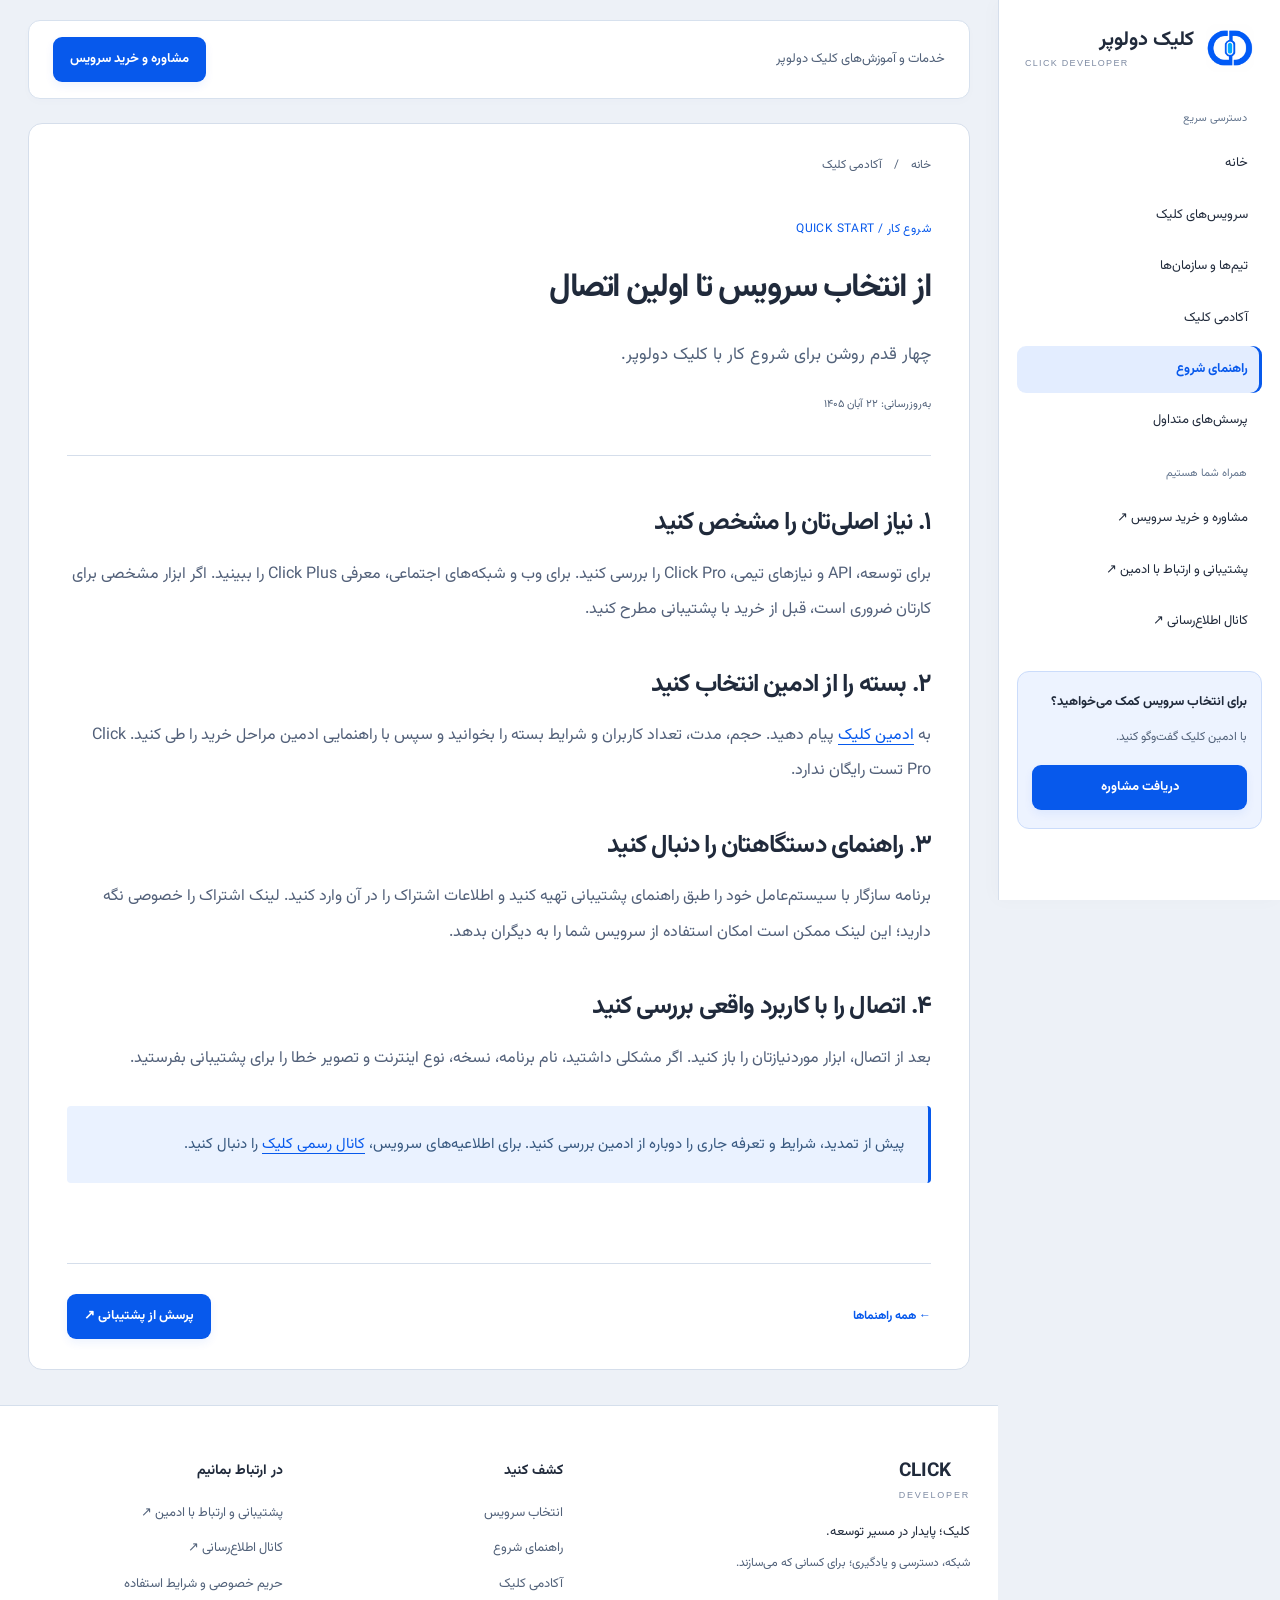
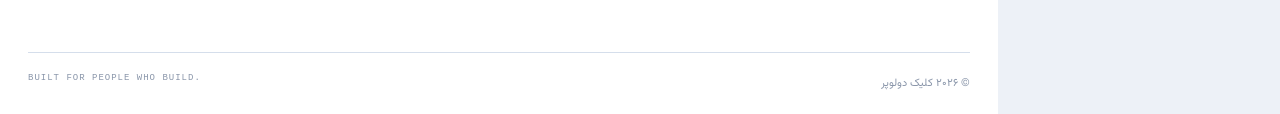
<file: getting-started.html>
<!doctype html>
<html lang="fa" dir="rtl">
<head>
<meta charset="utf-8">
<meta name="viewport" content="width=device-width,initial-scale=1">
<meta name="theme-color" content="#f5f7fb">
<title>کلیک دولوپر</title>
<meta name="description" content="چهار قدم روشن برای شروع کار با کلیک دولوپر.">
<link rel="canonical" href="https://abbasghaderi.github.io/ClickVPN-Developer-Network/getting-started.html">
<meta property="og:type" content="website">
<meta property="og:locale" content="fa_IR">
<meta property="og:title" content="از انتخاب سرویس تا اولین اتصال | Click Developer">
<meta property="og:description" content="چهار قدم روشن برای شروع کار با کلیک دولوپر.">
<meta property="og:url" content="https://abbasghaderi.github.io/ClickVPN-Developer-Network/getting-started.html">
<meta property="og:image" content="https://abbasghaderi.github.io/ClickVPN-Developer-Network/assets/click-pro.jpg">
<meta name="twitter:card" content="summary_large_image">
<link rel="icon" type="image/jpeg" href="./assets/click-pro.jpg">
<link rel="preload" href="./assets/vazirmatn-regular.woff2" as="font" type="font/woff2" crossorigin>
<link rel="stylesheet" href="./assets/style.css">
<script src="./assets/site.js" defer>
</script>
<script type="application/ld+json">{"@context": "https://schema.org", "@type": "WebPage", "name": "از انتخاب سرویس تا اولین اتصال", "description": "چهار قدم روشن برای شروع کار با کلیک دولوپر.", "url": "https://abbasghaderi.github.io/ClickVPN-Developer-Network/getting-started.html", "inLanguage": "fa"}</script>
</head>
<body>
<a class="skip" href="#main">رفتن به محتوای اصلی</a>
<header class="header"><div class="wrap nav"><a class="brand" href="./index.html"><img src="./assets/click-pro.jpg" width="52" height="52" alt="لوگوی کلیک پرو"><span>کلیک دولوپر<small class="brand-sub" dir="ltr">CLICK DEVELOPER</small></span></a><button class="menu" aria-expanded="false" aria-controls="navigation">منو ☰</button><nav id="navigation" aria-label="منوی اصلی"><span class="nav-label">دسترسی سریع</span><a href="./index.html">خانه</a><a href="./index.html#services">سرویس‌های کلیک</a><a href="./index.html#business">تیم‌ها و سازمان‌ها</a><a href="./guides.html">آکادمی کلیک</a><a href="./getting-started.html">راهنمای شروع</a><a href="./index.html#faq">پرسش‌های متداول</a><span class="nav-label">همراه شما هستیم</span><a href="https://t.me/ClickVpnDeveloper">مشاوره و خرید سرویس ↗</a><a href="https://t.me/ClickVpnDeveloper">پشتیبانی و ارتباط با ادمین ↗</a><a href="https://t.me/panelClickVpn">کانال اطلاع‌رسانی ↗</a></nav><div class="sidebar-help"><strong>برای انتخاب سرویس کمک می‌خواهید؟</strong><p>با ادمین کلیک گفت‌وگو کنید.</p><a class="button small" href="https://t.me/ClickVpnDeveloper">دریافت مشاوره</a></div></div></header><div class="topbar"><span>خدمات و آموزش‌های کلیک دولوپر</span><a class="button small" href="https://t.me/ClickVpnDeveloper">مشاوره و خرید سرویس</a></div>
<main id="main">
<div class="wrap article-wrap">
<nav class="breadcrumbs" aria-label="مسیر صفحه">
<a href="./index.html">خانه</a>
<span>/</span>
<a href="./guides.html">آکادمی کلیک</a>
</nav>
<div class="article-heading">
<span class="eyebrow">شروع کار / QUICK START</span>
<h1>از انتخاب سرویس تا اولین اتصال</h1>
<p class="lead">چهار قدم روشن برای شروع کار با کلیک دولوپر.</p>
<span class="muted">به‌روزرسانی: ۲۲ آبان ۱۴۰۵</span>
</div>
<article class="prose">
<h2>۱. نیاز اصلی‌تان را مشخص کنید</h2>
<p>برای توسعه، API و نیازهای تیمی، Click Pro را بررسی کنید. برای وب و شبکه‌های اجتماعی، معرفی Click Plus را ببینید. اگر ابزار مشخصی برای کارتان ضروری است، قبل از خرید با پشتیبانی مطرح کنید.</p>
<h2>۲. بسته را از ادمین انتخاب کنید</h2>
<p>به <a href="https://t.me/ClickVpnDeveloper">ادمین کلیک</a> پیام دهید. حجم، مدت، تعداد کاربران و شرایط بسته را بخوانید و سپس با راهنمایی ادمین مراحل خرید را طی کنید. Click Pro تست رایگان ندارد.</p>
<h2>۳. راهنمای دستگاهتان را دنبال کنید</h2>
<p>برنامه سازگار با سیستم‌عامل خود را طبق راهنمای پشتیبانی تهیه کنید و اطلاعات اشتراک را در آن وارد کنید. لینک اشتراک را خصوصی نگه دارید؛ این لینک ممکن است امکان استفاده از سرویس شما را به دیگران بدهد.</p>
<h2>۴. اتصال را با کاربرد واقعی بررسی کنید</h2>
<p>بعد از اتصال، ابزار موردنیازتان را باز کنید. اگر مشکلی داشتید، نام برنامه، نسخه، نوع اینترنت و تصویر خطا را برای پشتیبانی بفرستید.</p>
<aside>پیش از تمدید، شرایط و تعرفه جاری را دوباره از ادمین بررسی کنید. برای اطلاعیه‌های سرویس، <a href="https://t.me/panelClickVpn">کانال رسمی کلیک</a> را دنبال کنید.</aside>
</article>
<div class="article-end">
<a class="text-link" href="./guides.html">← همه راهنماها</a>
<a class="button small" href="https://t.me/ClickVpnDeveloper">پرسش از پشتیبانی ↗</a>
</div>
</div>
</main>
<footer class="footer">
<div class="wrap footer-grid">
<div>
<a class="brand" href="./index.html">
<span dir="ltr">CLICK<span class="brand-sub">DEVELOPER</span>
</span>
</a>
<p>کلیک؛ پایدار در مسیر توسعه.</p>
<p class="muted">شبکه، دسترسی و یادگیری؛ برای کسانی که می‌سازند.</p>
</div>
<div>
<h3>کشف کنید</h3>
<a href="./index.html#services">انتخاب سرویس</a>
<a href="./getting-started.html">راهنمای شروع</a>
<a href="./guides.html">آکادمی کلیک</a>
</div>
<div>
<h3>در ارتباط بمانیم</h3>
<a href="https://t.me/ClickVpnDeveloper">پشتیبانی و ارتباط با ادمین ↗</a>
<a href="https://t.me/panelClickVpn">کانال اطلاع‌رسانی ↗</a>
<a href="./privacy.html">حریم خصوصی و شرایط استفاده</a>
</div>
</div>
<div class="wrap footer-bottom">
<span>© ۲۰۲۶ کلیک دولوپر</span>
<span dir="ltr">BUILT FOR PEOPLE WHO BUILD.</span>
</div>
</footer>
</body>
</html>
</file>
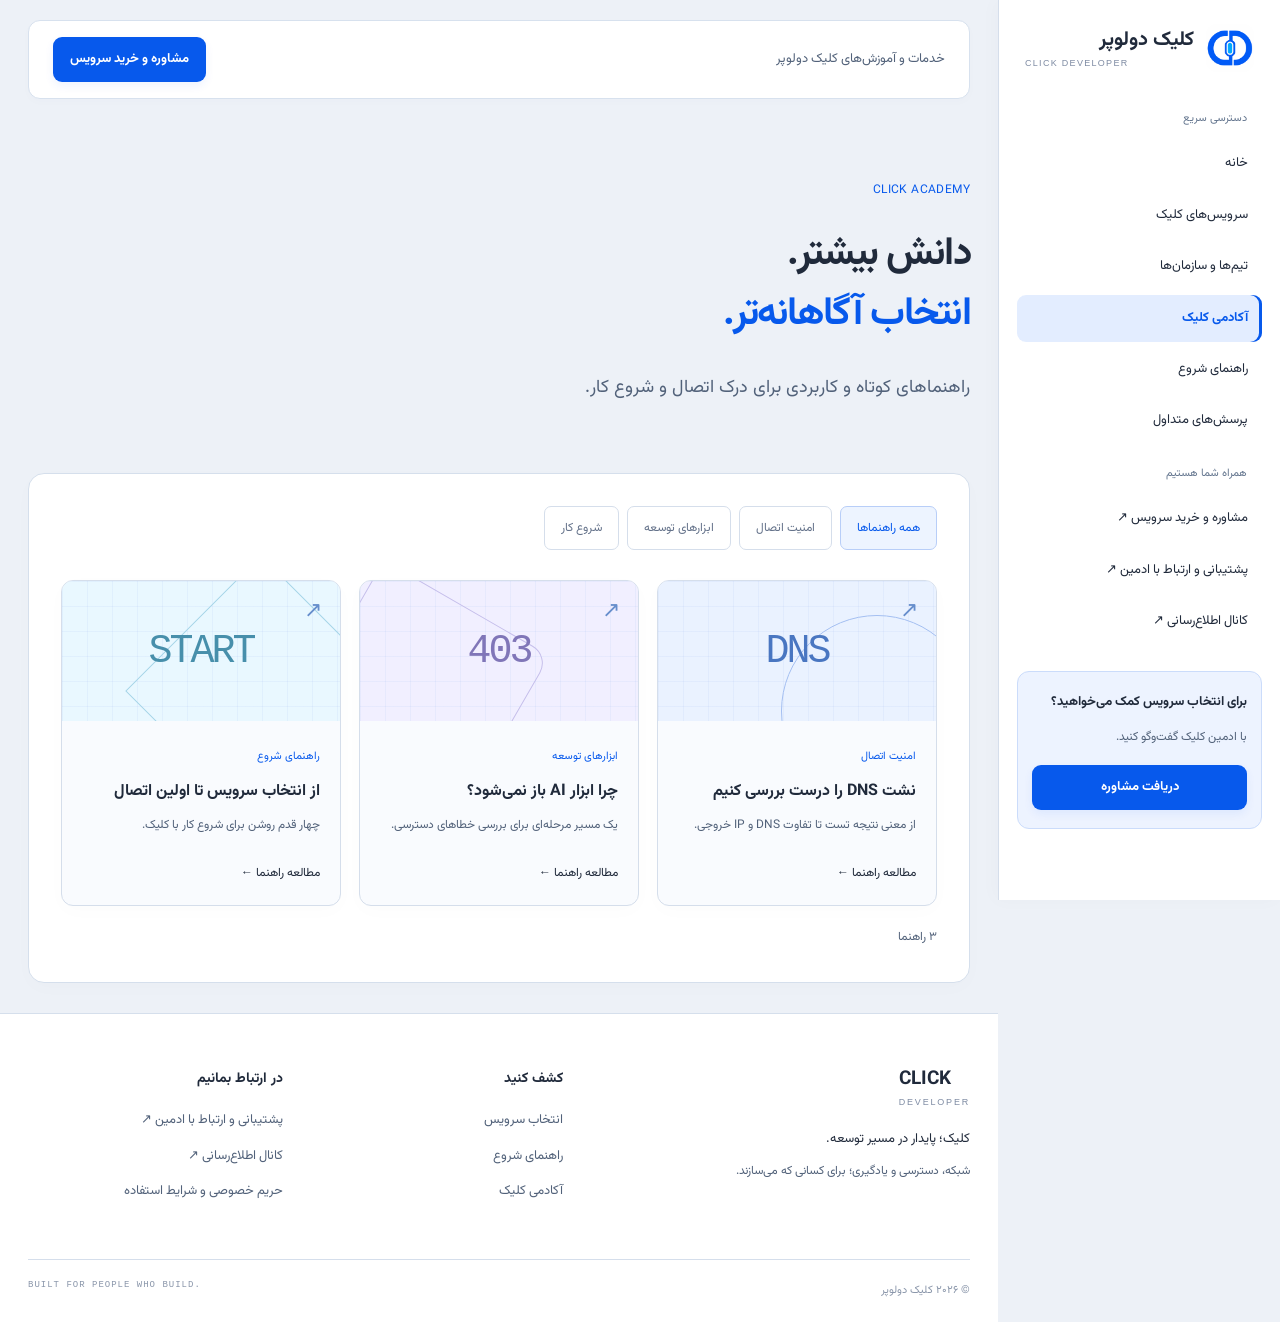
<file: guides.html>
<!doctype html>
<html lang="fa" dir="rtl">
<head>
<meta charset="utf-8">
<meta name="viewport" content="width=device-width,initial-scale=1">
<meta name="theme-color" content="#f5f7fb">
<title>کلیک دولوپر</title>
<meta name="description" content="راهنماهای کاربردی شروع کار، بررسی اتصال و ابزارهای توسعه در آکادمی کلیک.">
<link rel="canonical" href="https://abbasghaderi.github.io/ClickVPN-Developer-Network/guides.html">
<meta property="og:type" content="website">
<meta property="og:locale" content="fa_IR">
<meta property="og:title" content="آکادمی کلیک | Click Developer">
<meta property="og:description" content="راهنماهای کاربردی شروع کار، بررسی اتصال و ابزارهای توسعه در آکادمی کلیک.">
<meta property="og:url" content="https://abbasghaderi.github.io/ClickVPN-Developer-Network/guides.html">
<meta property="og:image" content="https://abbasghaderi.github.io/ClickVPN-Developer-Network/assets/click-pro.jpg">
<meta name="twitter:card" content="summary_large_image">
<link rel="icon" type="image/jpeg" href="./assets/click-pro.jpg">
<link rel="preload" href="./assets/vazirmatn-regular.woff2" as="font" type="font/woff2" crossorigin>
<link rel="stylesheet" href="./assets/style.css">
<script src="./assets/site.js" defer>
</script>
<script type="application/ld+json">{"@context": "https://schema.org", "@type": "WebPage", "name": "آکادمی کلیک", "description": "راهنماهای کاربردی شروع کار، بررسی اتصال و ابزارهای توسعه در آکادمی کلیک.", "url": "https://abbasghaderi.github.io/ClickVPN-Developer-Network/guides.html", "inLanguage": "fa"}</script>
</head>
<body>
<a class="skip" href="#main">رفتن به محتوای اصلی</a>
<header class="header"><div class="wrap nav"><a class="brand" href="./index.html"><img src="./assets/click-pro.jpg" width="52" height="52" alt="لوگوی کلیک پرو"><span>کلیک دولوپر<small class="brand-sub" dir="ltr">CLICK DEVELOPER</small></span></a><button class="menu" aria-expanded="false" aria-controls="navigation">منو ☰</button><nav id="navigation" aria-label="منوی اصلی"><span class="nav-label">دسترسی سریع</span><a href="./index.html">خانه</a><a href="./index.html#services">سرویس‌های کلیک</a><a href="./index.html#business">تیم‌ها و سازمان‌ها</a><a href="./guides.html">آکادمی کلیک</a><a href="./getting-started.html">راهنمای شروع</a><a href="./index.html#faq">پرسش‌های متداول</a><span class="nav-label">همراه شما هستیم</span><a href="https://t.me/ClickVpnDeveloper">مشاوره و خرید سرویس ↗</a><a href="https://t.me/ClickVpnDeveloper">پشتیبانی و ارتباط با ادمین ↗</a><a href="https://t.me/panelClickVpn">کانال اطلاع‌رسانی ↗</a></nav><div class="sidebar-help"><strong>برای انتخاب سرویس کمک می‌خواهید؟</strong><p>با ادمین کلیک گفت‌وگو کنید.</p><a class="button small" href="https://t.me/ClickVpnDeveloper">دریافت مشاوره</a></div></div></header><div class="topbar"><span>خدمات و آموزش‌های کلیک دولوپر</span><a class="button small" href="https://t.me/ClickVpnDeveloper">مشاوره و خرید سرویس</a></div>
<main id="main">
<section class="wrap page-heading">
<div class="eyebrow">CLICK ACADEMY</div>
<h1>دانش بیشتر.<br>
<span>انتخاب آگاهانه‌تر.</span>
</h1>
<p class="lead">راهنماهای کوتاه و کاربردی برای درک اتصال و شروع کار.</p>
</section>
<section class="wrap section compact">
<div class="filters" role="group" aria-label="دسته‌بندی آموزش‌ها">
<button data-filter="all" aria-pressed="true">همه راهنماها</button>
<button data-filter="security" aria-pressed="false">امنیت اتصال</button>
<button data-filter="development" aria-pressed="false">ابزارهای توسعه</button>
<button data-filter="start" aria-pressed="false">شروع کار</button>
</div>
<div class="guides-grid">
<a class="guide-card" href="./dns-leak-guide.html" data-category="security">
<div class="guide-art art-security">
<span>DNS</span>
<i aria-hidden="true">↗</i>
</div>
<div class="guide-body">
<small>امنیت اتصال</small>
<h3>نشت DNS را درست بررسی کنیم</h3>
<p>از معنی نتیجه تست تا تفاوت DNS و IP خروجی.</p>
<span class="read-more">مطالعه راهنما ←</span>
</div>
</a>
<a class="guide-card" href="./ai-and-dev-access.html" data-category="development">
<div class="guide-art art-development">
<span>403</span>
<i aria-hidden="true">↗</i>
</div>
<div class="guide-body">
<small>ابزارهای توسعه</small>
<h3>چرا ابزار AI باز نمی‌شود؟</h3>
<p>یک مسیر مرحله‌ای برای بررسی خطاهای دسترسی.</p>
<span class="read-more">مطالعه راهنما ←</span>
</div>
</a>
<a class="guide-card" href="./getting-started.html" data-category="start">
<div class="guide-art art-start">
<span>START</span>
<i aria-hidden="true">↗</i>
</div>
<div class="guide-body">
<small>راهنمای شروع</small>
<h3>از انتخاب سرویس تا اولین اتصال</h3>
<p>چهار قدم روشن برای شروع کار با کلیک.</p>
<span class="read-more">مطالعه راهنما ←</span>
</div>
</a>
</div>
<p id="filter-result" class="muted" aria-live="polite">۳ راهنما</p>
</section>
</main>
<footer class="footer">
<div class="wrap footer-grid">
<div>
<a class="brand" href="./index.html">
<span dir="ltr">CLICK<span class="brand-sub">DEVELOPER</span>
</span>
</a>
<p>کلیک؛ پایدار در مسیر توسعه.</p>
<p class="muted">شبکه، دسترسی و یادگیری؛ برای کسانی که می‌سازند.</p>
</div>
<div>
<h3>کشف کنید</h3>
<a href="./index.html#services">انتخاب سرویس</a>
<a href="./getting-started.html">راهنمای شروع</a>
<a href="./guides.html">آکادمی کلیک</a>
</div>
<div>
<h3>در ارتباط بمانیم</h3>
<a href="https://t.me/ClickVpnDeveloper">پشتیبانی و ارتباط با ادمین ↗</a>
<a href="https://t.me/panelClickVpn">کانال اطلاع‌رسانی ↗</a>
<a href="./privacy.html">حریم خصوصی و شرایط استفاده</a>
</div>
</div>
<div class="wrap footer-bottom">
<span>© ۲۰۲۶ کلیک دولوپر</span>
<span dir="ltr">BUILT FOR PEOPLE WHO BUILD.</span>
</div>
</footer>
</body>
</html>
</file>
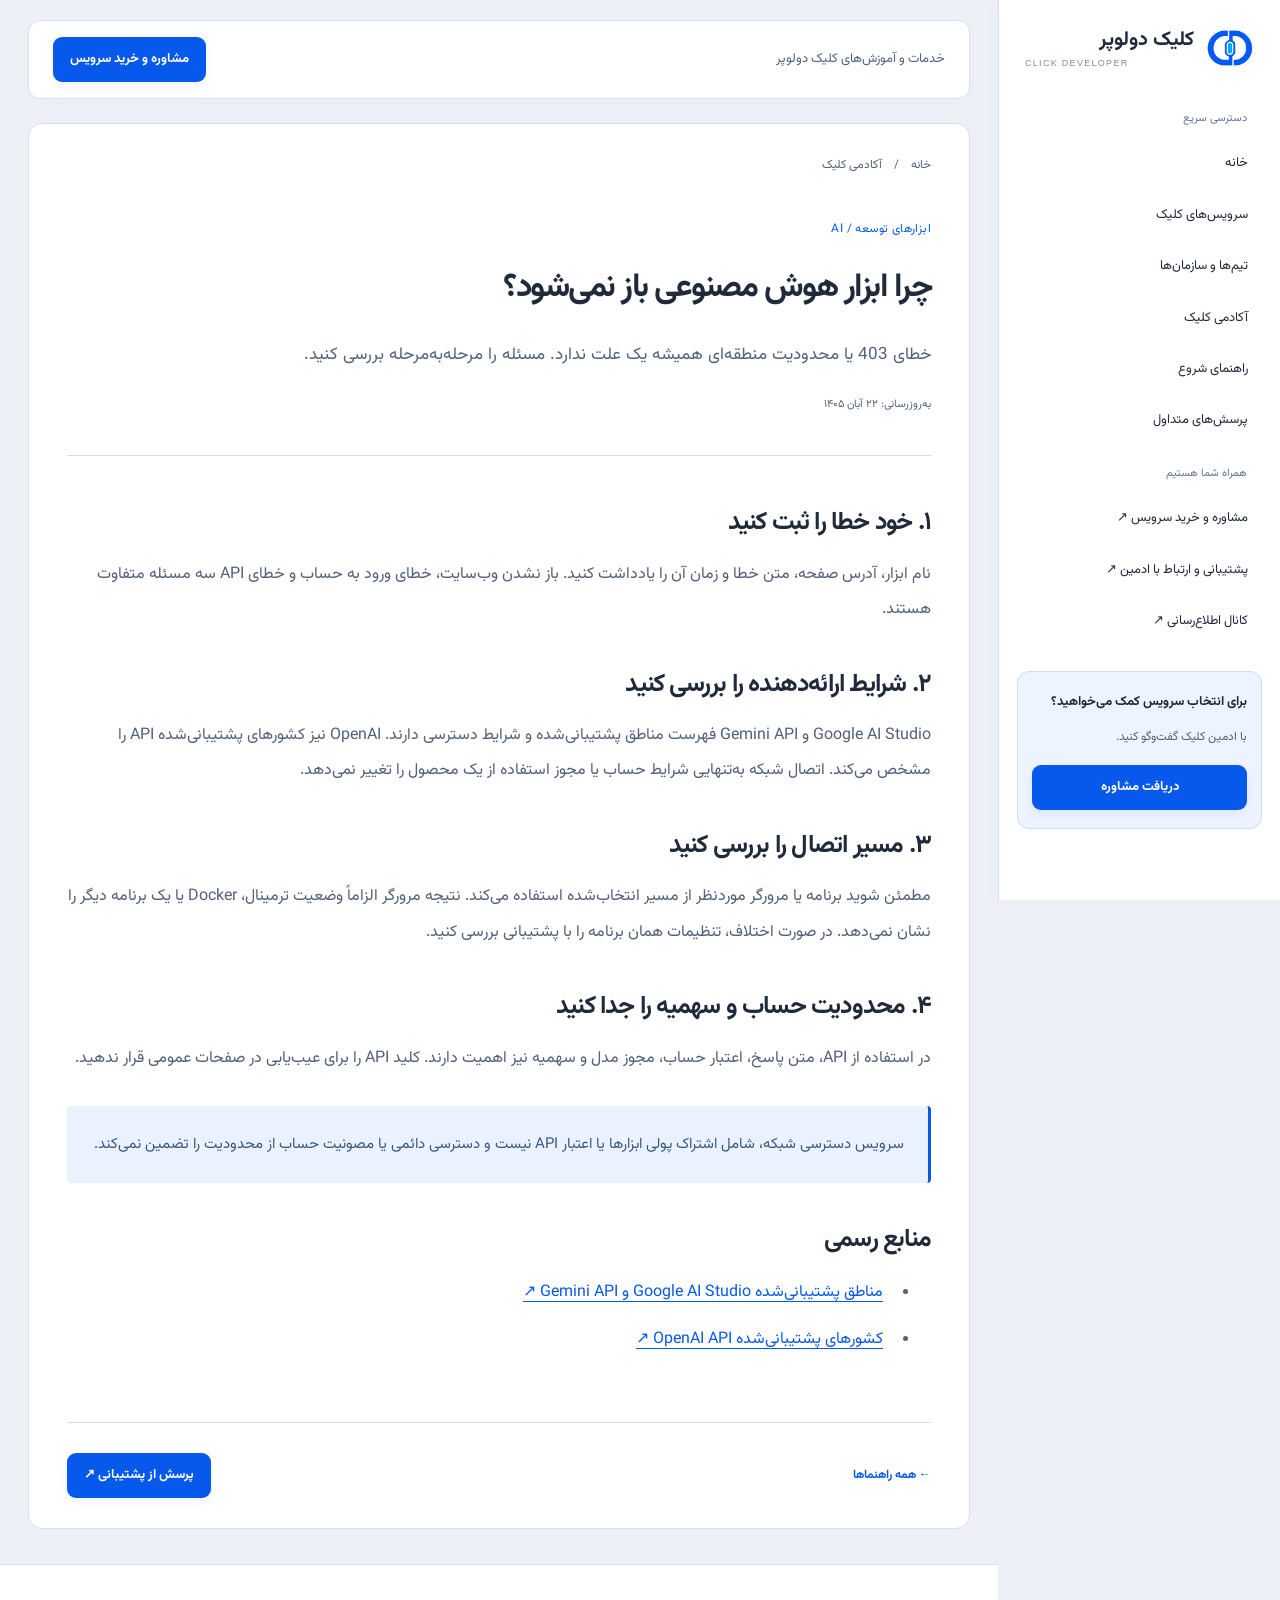
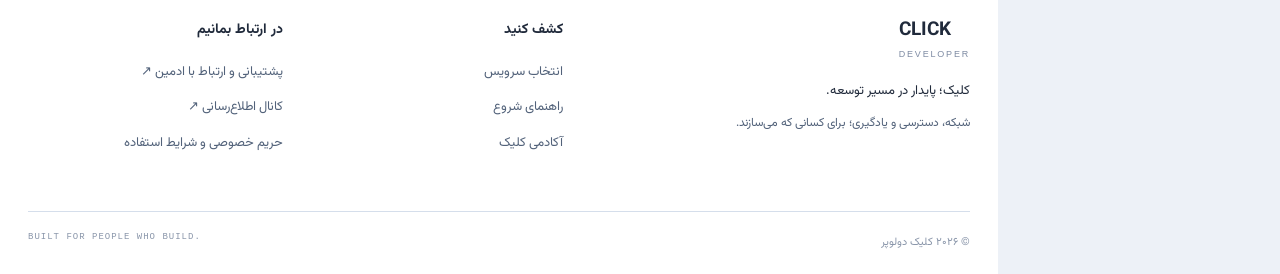
<file: i-and-dev-access.html>
<!doctype html>
<html lang="fa" dir="rtl">
<meta charset="utf-8">
<meta http-equiv="refresh" content="0;url=./ai-and-dev-access.html">
<link rel="canonical" href="https://abbasghaderi.github.io/ClickVPN-Developer-Network/ai-and-dev-access.html">
<title>کلیک دولوپر</title>
<a href="./ai-and-dev-access.html">مشاهده راهنما</a>
</html>
</file>
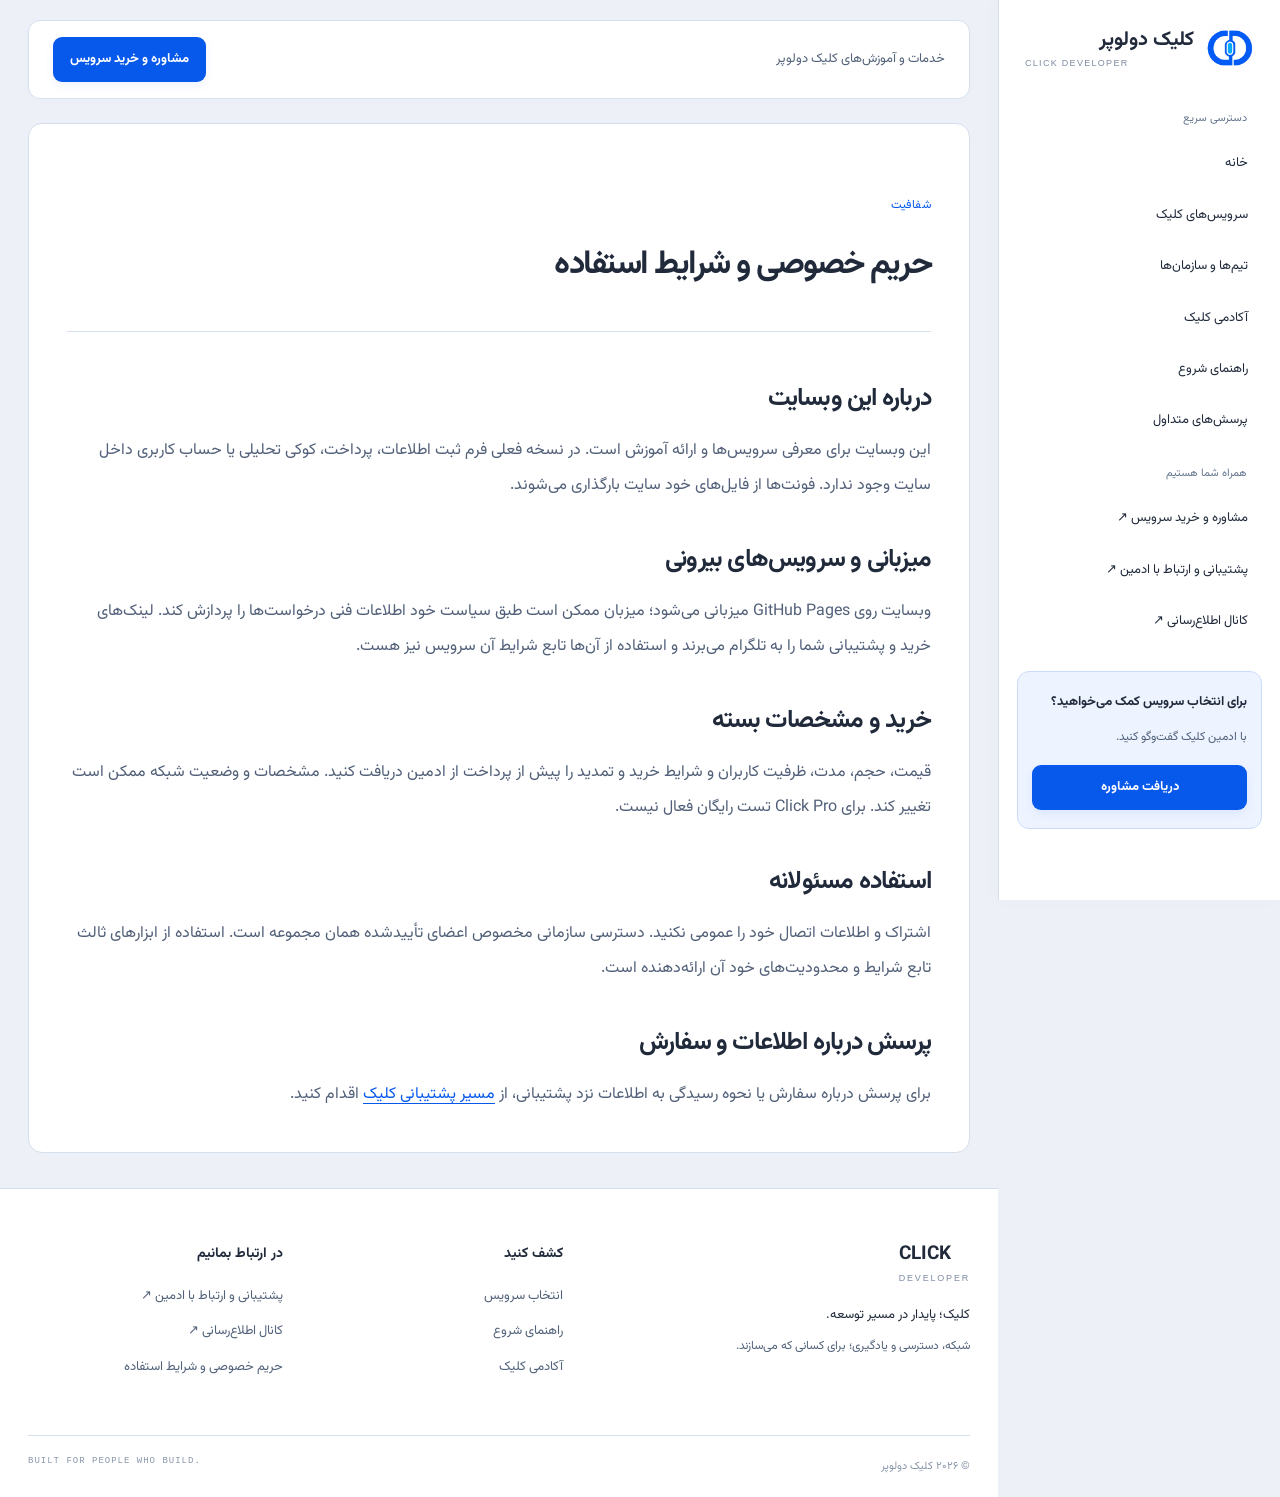
<file: privacy.html>
<!doctype html>
<html lang="fa" dir="rtl">
<head>
<meta charset="utf-8">
<meta name="viewport" content="width=device-width,initial-scale=1">
<meta name="theme-color" content="#f5f7fb">
<title>کلیک دولوپر</title>
<meta name="description" content="اطلاعات مربوط به حریم خصوصی وبسایت و مسیر خرید و پشتیبانی کلیک.">
<link rel="canonical" href="https://abbasghaderi.github.io/ClickVPN-Developer-Network/privacy.html">
<meta property="og:type" content="website">
<meta property="og:locale" content="fa_IR">
<meta property="og:title" content="حریم خصوصی و شرایط استفاده | Click Developer">
<meta property="og:description" content="اطلاعات مربوط به حریم خصوصی وبسایت و مسیر خرید و پشتیبانی کلیک.">
<meta property="og:url" content="https://abbasghaderi.github.io/ClickVPN-Developer-Network/privacy.html">
<meta property="og:image" content="https://abbasghaderi.github.io/ClickVPN-Developer-Network/assets/click-pro.jpg">
<meta name="twitter:card" content="summary_large_image">
<link rel="icon" type="image/jpeg" href="./assets/click-pro.jpg">
<link rel="preload" href="./assets/vazirmatn-regular.woff2" as="font" type="font/woff2" crossorigin>
<link rel="stylesheet" href="./assets/style.css">
<script src="./assets/site.js" defer>
</script>
<script type="application/ld+json">{"@context": "https://schema.org", "@type": "WebPage", "name": "حریم خصوصی و شرایط استفاده", "description": "اطلاعات مربوط به حریم خصوصی وبسایت و مسیر خرید و پشتیبانی کلیک.", "url": "https://abbasghaderi.github.io/ClickVPN-Developer-Network/privacy.html", "inLanguage": "fa"}</script>
</head>
<body>
<a class="skip" href="#main">رفتن به محتوای اصلی</a>
<header class="header"><div class="wrap nav"><a class="brand" href="./index.html"><img src="./assets/click-pro.jpg" width="52" height="52" alt="لوگوی کلیک پرو"><span>کلیک دولوپر<small class="brand-sub" dir="ltr">CLICK DEVELOPER</small></span></a><button class="menu" aria-expanded="false" aria-controls="navigation">منو ☰</button><nav id="navigation" aria-label="منوی اصلی"><span class="nav-label">دسترسی سریع</span><a href="./index.html">خانه</a><a href="./index.html#services">سرویس‌های کلیک</a><a href="./index.html#business">تیم‌ها و سازمان‌ها</a><a href="./guides.html">آکادمی کلیک</a><a href="./getting-started.html">راهنمای شروع</a><a href="./index.html#faq">پرسش‌های متداول</a><span class="nav-label">همراه شما هستیم</span><a href="https://t.me/ClickVpnDeveloper">مشاوره و خرید سرویس ↗</a><a href="https://t.me/ClickVpnDeveloper">پشتیبانی و ارتباط با ادمین ↗</a><a href="https://t.me/panelClickVpn">کانال اطلاع‌رسانی ↗</a></nav><div class="sidebar-help"><strong>برای انتخاب سرویس کمک می‌خواهید؟</strong><p>با ادمین کلیک گفت‌وگو کنید.</p><a class="button small" href="https://t.me/ClickVpnDeveloper">دریافت مشاوره</a></div></div></header><div class="topbar"><span>خدمات و آموزش‌های کلیک دولوپر</span><a class="button small" href="https://t.me/ClickVpnDeveloper">مشاوره و خرید سرویس</a></div>
<main id="main">
<section class="wrap article-wrap">
<div class="article-heading">
<span class="eyebrow">شفافیت</span>
<h1>حریم خصوصی و شرایط استفاده</h1>
</div>
<article class="prose">
<h2>درباره این وبسایت</h2>
<p>این وبسایت برای معرفی سرویس‌ها و ارائه آموزش است. در نسخه فعلی فرم ثبت اطلاعات، پرداخت، کوکی تحلیلی یا حساب کاربری داخل سایت وجود ندارد. فونت‌ها از فایل‌های خود سایت بارگذاری می‌شوند.</p>
<h2>میزبانی و سرویس‌های بیرونی</h2>
<p>وبسایت روی GitHub Pages میزبانی می‌شود؛ میزبان ممکن است طبق سیاست خود اطلاعات فنی درخواست‌ها را پردازش کند. لینک‌های خرید و پشتیبانی شما را به تلگرام می‌برند و استفاده از آن‌ها تابع شرایط آن سرویس نیز هست.</p>
<h2>خرید و مشخصات بسته</h2>
<p>قیمت، حجم، مدت، ظرفیت کاربران و شرایط خرید و تمدید را پیش از پرداخت از ادمین دریافت کنید. مشخصات و وضعیت شبکه ممکن است تغییر کند. برای Click Pro تست رایگان فعال نیست.</p>
<h2>استفاده مسئولانه</h2>
<p>اشتراک و اطلاعات اتصال خود را عمومی نکنید. دسترسی سازمانی مخصوص اعضای تأییدشده همان مجموعه است. استفاده از ابزارهای ثالث تابع شرایط و محدودیت‌های خود آن ارائه‌دهنده است.</p>
<h2>پرسش درباره اطلاعات و سفارش</h2>
<p>برای پرسش درباره سفارش یا نحوه رسیدگی به اطلاعات نزد پشتیبانی، از <a href="https://t.me/ClickVpnDeveloper">مسیر پشتیبانی کلیک</a> اقدام کنید.</p>
</article>
</section>
</main>
<footer class="footer">
<div class="wrap footer-grid">
<div>
<a class="brand" href="./index.html">
<span dir="ltr">CLICK<span class="brand-sub">DEVELOPER</span>
</span>
</a>
<p>کلیک؛ پایدار در مسیر توسعه.</p>
<p class="muted">شبکه، دسترسی و یادگیری؛ برای کسانی که می‌سازند.</p>
</div>
<div>
<h3>کشف کنید</h3>
<a href="./index.html#services">انتخاب سرویس</a>
<a href="./getting-started.html">راهنمای شروع</a>
<a href="./guides.html">آکادمی کلیک</a>
</div>
<div>
<h3>در ارتباط بمانیم</h3>
<a href="https://t.me/ClickVpnDeveloper">پشتیبانی و ارتباط با ادمین ↗</a>
<a href="https://t.me/panelClickVpn">کانال اطلاع‌رسانی ↗</a>
<a href="./privacy.html">حریم خصوصی و شرایط استفاده</a>
</div>
</div>
<div class="wrap footer-bottom">
<span>© ۲۰۲۶ کلیک دولوپر</span>
<span dir="ltr">BUILT FOR PEOPLE WHO BUILD.</span>
</div>
</footer>
</body>
</html>
</file>
<file: assets/style.css>
@font-face{font-family:Vazirmatn;src:url('./vazirmatn-regular.woff2') format('woff2');font-weight:400;font-display:swap}@font-face{font-family:Vazirmatn;src:url('./vazirmatn-bold.woff2') format('woff2');font-weight:700 900;font-display:swap}:root{--bg:#12191d;--panel:#192226;--green:#19a866;--bright:#65dda2;--text:#f4f2ea;--muted:#a6b1b1;--border:#2c393b;--gold:#c99545}*{box-sizing:border-box}html{scroll-behavior:smooth;scroll-padding-top:100px}body{margin:0;background:var(--bg);color:var(--text);font:16px/1.95 Vazirmatn,Tahoma,sans-serif}a{color:inherit;text-decoration:none}button{font:inherit;cursor:pointer}button,a{touch-action:manipulation}button:focus-visible,a:focus-visible,summary:focus-visible{outline:3px solid var(--bright);outline-offset:5px}::selection{background:#19a866;color:white}img{max-width:100%;object-fit:contain}h1,h2,h3,p{margin:0}h1,h2,h3{line-height:1.55}h1{font-size:clamp(37px,4.4vw,66px);font-weight:800;letter-spacing:-1.5px}h1 span{color:var(--bright)}h2{font-size:clamp(27px,2.6vw,39px);letter-spacing:-.8px}h3{font-size:21px}.wrap{width:min(1180px,calc(100% - 64px));margin-inline:auto}.muted{color:var(--muted)}.skip{position:fixed;top:-100px;right:20px;background:var(--green);padding:12px;z-index:50}.skip:focus{top:10px}.header{position:sticky;top:0;z-index:20;background:#12191df2;backdrop-filter:blur(18px);border-bottom:1px solid var(--border)}.nav{min-height:92px;display:flex;align-items:center;gap:30px;justify-content:space-between}.brand{display:flex;align-items:center;gap:12px;line-height:1.2}.brand img{background:var(--text);border-radius:10px;padding:5px}.brand>span{font-family:Arial,sans-serif;font-size:23px;font-weight:800;letter-spacing:3px}.brand-sub{display:block;color:var(--muted);font-size:9px;letter-spacing:4px;margin-top:6px}.nav nav{display:flex;gap:26px;font-size:14px}.nav nav a:hover,.footer a:hover,.text-link:hover{color:var(--bright)}.button{display:inline-flex;align-items:center;justify-content:center;gap:25px;background:var(--green);color:#fff;padding:14px 24px;border-radius:8px;border:1px solid transparent;font-weight:700;transition:background .2s,transform .2s}.button:hover{background:#138650;transform:translateY(-2px)}.button span{font:24px Arial}.button.small{font-size:13px;padding:9px 16px;gap:12px}.button.secondary{background:transparent;border-color:#51615f}.button.secondary:hover{background:#25332f}.button.light{background:var(--text);color:#123226}.menu{display:none}.eyebrow{color:var(--bright);font-size:13px;letter-spacing:.4px;display:flex;align-items:center;gap:10px;margin-bottom:22px}.line{height:1px;width:25px;background:var(--bright)}.hero{display:grid;grid-template-columns:1.1fr 1fr;gap:30px;min-height:650px;align-items:center;padding-block:70px}.lead{font-size:18px;line-height:2.1;color:var(--muted);max-width:540px;margin-top:24px}.actions{display:flex;align-items:center;gap:28px;margin-top:32px;flex-wrap:wrap}.text-link{font-size:14px;font-weight:700}.hero-note{display:flex;align-items:center;gap:16px;margin-top:38px;color:var(--muted);font-size:12px}.hero-note i{width:3px;height:3px;background:#60706a;border-radius:50%}.network-art{position:relative;isolation:isolate;min-height:480px;direction:ltr;overflow:hidden;background:radial-gradient(ellipse at center,#19a86612,transparent 65%)}.orbit{position:absolute;left:50%;top:50%;border:1px solid #374e4380;border-radius:50%;transform:translate(-50%,-50%) rotate(-25deg)}.orbit-one{width:260px;height:260px}.orbit-two{width:410px;height:410px;border-style:dashed}.orbit-three{width:470px;height:230px;transform:translate(-50%,-50%) rotate(-43deg);border-color:#19a86655}.axis{position:absolute;background:#29413570;top:50%;left:50%;transform:translate(-50%,-50%)}.axis.x{height:1px;width:95%}.axis.y{width:1px;height:85%}.network-core{position:absolute;left:50%;top:50%;transform:translate(-50%,-50%) rotate(-8deg);height:170px;width:170px;border-radius:35px;border:1px solid #668b78;background:linear-gradient(135deg,#f4f2ea,#b6c5b4);box-shadow:0 0 60px #19a86620,15px 18px 0 #182c23,16px 19px 0 #42634e;display:flex;align-items:center;justify-content:center;flex-direction:column}.network-core span{font:6px monospace;letter-spacing:1px;color:#33463a;margin-top:7px}.node{position:absolute;padding:12px 15px;display:flex;align-items:center;gap:12px;background:#1a2625;border:1px solid #3c5148;border-radius:10px;box-shadow:0 15px 40px #0004;font:12px Arial;z-index:2}.node small{display:block;color:#8caaa0;font:7px monospace;margin-top:8px;letter-spacing:1px}.node-icon{font:23px monospace;color:var(--bright)}.n1{top:58px;right:25px}.n2{bottom:75px;right:8px}.n3{top:215px;left:0}.art-label,.art-index{position:absolute;font:8px monospace;letter-spacing:2px;color:#749285;bottom:12px;left:30px}.art-index{left:auto;right:15px}.tool-strip{border-block:1px solid var(--border);background:#161e21}.tool-strip>.wrap{display:flex;align-items:center;gap:44px;padding-block:25px}.strip-title{color:var(--muted);font-size:12px;white-space:nowrap}.tool-names{display:flex;justify-content:space-between;gap:30px;flex:1;font:bold 20px Arial;color:#bcc7c4}.section{padding-block:100px}.section-head{display:flex;justify-content:space-between;align-items:end;gap:30px;margin-bottom:38px}.section-head p{color:var(--muted);font-size:14px}.section-head .eyebrow{margin-bottom:12px}.service-grid{display:grid;grid-template-columns:1fr 1fr;gap:24px}.service{padding:36px;border:1px solid var(--border);border-radius:16px;background:var(--panel)}.pro{border-color:#39765b;background:linear-gradient(140deg,#20382e,#172322 65%)}.service-top{display:flex;align-items:center;justify-content:space-between;margin-bottom:28px}.tag{background:#19a8661a;border:1px solid #19a86655;color:var(--bright);border-radius:30px;padding:4px 13px;font-size:11px}.tag.neutral{color:#c9d0ce;border-color:#48514d;background:transparent}.service-num{color:#718078;font:14px monospace}.service h3{font:bold 36px Arial;text-align:right}.service h3 span{display:block;font:700 23px/1.7 Vazirmatn;margin-top:15px;direction:rtl}.service>p{font-size:14px;color:var(--muted);margin-block:18px;min-height:80px}.checks{padding:0;list-style:none;margin:28px 0;font-size:14px}.checks li{margin-bottom:12px;display:flex;gap:12px}.checks li:before{content:'✓';color:var(--bright)}.product-tools{color:#95b5a4;font:11px/1.7 monospace;letter-spacing:.3px;border-top:1px solid var(--border);padding-top:22px;margin-bottom:24px;text-align:right}.service .button{width:100%;justify-content:space-between}.service-foot{display:block;text-align:center;margin-top:15px;color:var(--muted);font-size:11px}.fine-print{font-size:12px;color:var(--muted);margin-top:22px;max-width:900px}.chooser{margin-top:45px;border-top:1px solid var(--border);padding-top:30px;display:flex;align-items:center;flex-wrap:wrap;gap:25px;justify-content:space-between}.chooser h3{font-size:18px}.chooser p{font-size:13px;color:var(--muted)}.choice-controls,.filters{display:flex;gap:8px;flex-wrap:wrap}.choice-controls button,.filters button{padding:9px 16px;background:transparent;color:var(--muted);border:1px solid var(--border);border-radius:7px;font-size:12px;min-height:44px}.choice-controls button[aria-pressed=true],.filters button[aria-pressed=true]{color:var(--bright);border-color:#3c8a61;background:#19a86614}#recommendation{width:100%;padding:14px 20px;background:#192520;border-right:2px solid var(--green);color:#c7ded1}.business{background:#16362a;border-block:1px solid #2c5340}.business-grid{display:grid;grid-template-columns:1fr 1fr;gap:100px;padding-block:80px}.business h2{font-size:42px}.business p{color:#b0c9bb;margin-block:24px;max-width:440px;font-size:15px}.business-steps{display:flex;flex-direction:column;justify-content:center}.business-steps>div{display:flex;gap:24px;padding:24px 0;border-bottom:1px solid #3d5a4a}.business-steps>div:last-child{border:0}.business-steps b{font:20px monospace;color:#83ae91;padding-top:5px}.business-steps small{display:block;color:#b0c9bb;font-size:13px;margin-top:8px}.guides-grid{display:grid;grid-template-columns:repeat(3,1fr);gap:24px}.guide-card{display:block;border:1px solid var(--border);border-radius:12px;overflow:hidden;transition:transform .2s,border-color .2s}.guide-card:hover{transform:translateY(-4px);border-color:#507a63}.guide-art{height:180px;position:relative;overflow:hidden;display:flex;align-items:center;justify-content:center;direction:ltr;background-color:#1c2c25;background-image:linear-gradient(#3d624030 1px,transparent 1px),linear-gradient(90deg,#3d624030 1px,transparent 1px);background-size:25px 25px}.guide-art:before{content:'';position:absolute;width:190px;height:190px;border:1px solid #5b8e64;border-radius:50%;transform:translate(80px,60px)}.guide-art span{font:48px monospace;letter-spacing:-3px;z-index:1;color:#b7d2b9}.guide-art i{position:absolute;top:16px;right:18px;font:22px Arial;color:#88a58d}.art-development{background-color:#272722;background-image:linear-gradient(#7e735020 1px,transparent 1px),linear-gradient(90deg,#7e735020 1px,transparent 1px)}.art-development span{color:#d9c8a7}.art-development:before{border-color:#9a8551;border-radius:20px;transform:translate(-80px,40px) rotate(30deg)}.art-start{background-color:#202c32;background-image:linear-gradient(#668a9c20 1px,transparent 1px),linear-gradient(90deg,#668a9c20 1px,transparent 1px)}.art-start span{color:#b0c9d1;font-size:38px}.art-start:before{border-radius:0;transform:translate(60px,40px) rotate(45deg);border-color:#638898}.guide-body{padding:25px}.guide-body small{color:var(--bright);font-size:11px}.guide-body h3{font-size:18px;margin-top:9px}.guide-body p{font-size:13px;color:var(--muted);margin-top:10px}.read-more{display:block;font-size:12px;margin-top:24px}.faq-section{border-top:1px solid var(--border);display:grid;grid-template-columns:1fr 1.7fr;gap:80px;padding-top:80px}.faq-section .muted{margin:20px 0 10px}details{border-bottom:1px solid var(--border)}summary{cursor:pointer;list-style:none;padding:22px 0;font-size:15px;display:flex;align-items:center;justify-content:space-between;gap:20px}summary::-webkit-details-marker{display:none}summary:after{content:'+';font:23px monospace;color:var(--bright)}details[open] summary:after{content:'−'}details p{color:var(--muted);font-size:14px;padding:0 0 22px}.about{border-top:1px solid var(--border);padding-block:60px;text-align:center}.about .eyebrow{justify-content:center}.about p{max-width:730px;margin:20px auto;color:var(--muted);font-size:15px}.about>span{color:#86988c;font:10px monospace;letter-spacing:2px}.final-cta{padding:45px;background:var(--panel);border:1px solid var(--border);border-radius:12px;display:flex;align-items:center;justify-content:space-between;gap:30px;margin-block:40px 90px}.final-cta .eyebrow{margin-bottom:10px}.final-cta p{color:var(--muted);font-size:14px;margin-top:10px}.footer{border-top:1px solid var(--border);padding-top:55px;background:#0f1518}.footer-grid{display:grid;grid-template-columns:2fr 1fr 1fr;gap:50px}.footer h3{font-size:14px;margin-bottom:18px}.footer-grid>div>a:not(.brand){display:block;font-size:13px;color:var(--muted);margin-bottom:10px}.footer p{font-size:13px;margin-top:20px}.footer .muted{font-size:12px;margin-top:7px}.footer-bottom{border-top:1px solid var(--border);margin-top:45px;padding-block:20px;display:flex;justify-content:space-between;gap:20px;color:#8b9a94;font-size:11px}.footer-bottom span[dir=ltr]{font:9px monospace;letter-spacing:1px}.page-heading{padding-block:80px 40px}.page-heading h1{font-size:50px}.compact{padding-top:30px}.filters{margin-bottom:30px}#filter-result{font-size:12px;margin-top:20px}.article-wrap{max-width:860px;padding-block:40px 90px}.breadcrumbs{display:flex;gap:12px;color:var(--muted);font-size:12px}.article-heading{padding-block:40px;border-bottom:1px solid var(--border)}.article-heading h1{font-size:42px}.article-heading .lead{max-width:none;font-size:17px}.article-heading>.muted{display:block;margin-top:20px;font-size:11px}.prose{padding-block:10px}.prose h2{font-size:25px;margin-top:38px;margin-bottom:14px}.prose p,.prose li{color:#bec8c5;font-size:16px;line-height:2.2}.prose li{padding-right:8px;margin-bottom:12px}.prose a{color:var(--bright);text-decoration:underline;text-underline-offset:5px}.prose aside{border-right:3px solid var(--green);background:#1a2b23;color:#d1dfd5;padding:24px;margin-block:30px;border-radius:4px}.article-end{display:flex;justify-content:space-between;align-items:center;gap:20px;border-top:1px solid var(--border);padding-top:30px;margin-top:40px}.error{min-height:65vh}[hidden]{display:none!important}
@media(max-width:1000px){.nav{gap:16px}.nav nav{gap:16px;font-size:12px}.hero{gap:10px}.network-art{transform:scale(.92);transform-origin:center}.n3{left:0}.node{font-size:10px;padding:10px;gap:8px}.business-grid{gap:50px}.tool-names{gap:20px;font-size:16px}.strip-title{font-size:11px}.service{padding:27px}.service h3 span{font-size:21px}.faq-section{gap:40px}.guide-body{padding:20px}}
@media(max-width:760px){.wrap{width:calc(100% - 36px)}.nav{min-height:75px;flex-wrap:wrap;gap:12px}.brand>span{font-size:19px}.brand img{width:39px;height:39px}.menu{display:flex;gap:12px;align-items:center;background:transparent;border:1px solid var(--border);border-radius:6px;color:var(--text);padding:7px 12px;font-size:13px;margin-right:auto}.nav-cta{display:none}.nav nav{display:none;width:100%;flex-direction:column;gap:0;padding-block:5px 20px;font-size:15px}.nav nav.is-open{display:flex}.nav nav a{padding:10px 0}.hero{grid-template-columns:1fr;padding-top:45px;padding-bottom:30px;gap:10px}.hero h1{font-size:43px}.hero .lead{font-size:16px;max-width:100%}.hero-note{font-size:11px;margin-top:26px;gap:12px}.network-art{min-height:400px;transform:none;max-width:510px;width:100%;margin:auto}.orbit-two{width:340px;height:340px}.orbit-three{width:370px}.orbit-one{width:220px;height:220px}.network-core{height:140px;width:140px}.network-core img{width:90px;height:90px}.n1{top:45px;right:10px}.n2{bottom:55px;right:0}.n3{top:170px;left:0}.art-label,.art-index{font-size:6px;letter-spacing:1px}.tool-strip>.wrap{display:block;padding-block:20px}.strip-title{display:block;text-align:center;margin-bottom:18px}.tool-names{display:flex;flex-wrap:wrap;justify-content:center;font-size:17px;gap:16px 24px}.section{padding-block:60px}.section-head{align-items:start;flex-direction:column;gap:14px;margin-bottom:25px}.section-head p br{display:none}.service-grid{grid-template-columns:1fr}.service{padding:27px}.service>p{min-height:0}.service h3{font-size:32px}.service h3 span{font-size:22px}.chooser{margin-top:35px;gap:18px}.choice-controls button{padding:9px 11px;font-size:11px}.business-grid{grid-template-columns:1fr;gap:25px;padding-block:50px}.business h2{font-size:35px}.business-steps>div{padding-block:20px}.guides-grid{grid-template-columns:1fr}.guide-art{height:165px}.guide-body{padding:24px}.faq-section{grid-template-columns:1fr;gap:28px}.faq-section h2 br{display:none}summary{font-size:14px}.about{padding-block:40px}.about h2{font-size:26px}.about p{font-size:14px}.final-cta{padding:28px;align-items:start;flex-direction:column;margin-block:30px 60px}.final-cta h2{font-size:28px}.footer-grid{grid-template-columns:1fr 1fr;gap:35px 18px}.footer-grid>div:first-child{grid-column:1/-1}.footer-bottom{flex-direction:column;gap:10px}.page-heading{padding-block:45px 20px}.page-heading h1{font-size:39px}.compact{padding-top:20px}.filters{gap:6px}.filters button{font-size:11px;padding:8px 12px}.article-heading h1{font-size:32px}.article-heading .lead{font-size:15px}.prose h2{font-size:22px}.prose p,.prose li{font-size:15px}.prose aside{padding:18px;font-size:14px}.article-wrap{padding-top:25px;padding-bottom:55px}.article-end{flex-wrap:wrap}}
@media(prefers-reduced-motion:reduce){html{scroll-behavior:auto}*,*:before,*:after{transition:none!important;animation:none!important}}
@media(max-width:360px){.hero h1{font-size:34px}.hero-note{gap:8px;font-size:10px}.service{padding:22px}.product-tools{font-size:10px}.network-core{height:125px;width:125px}.n3{top:185px}}
/* Dashboard-inspired light design, Click Pro identity. */
:root{--bg:#f5f7fb;--panel:#fff;--green:#0759ec;--bright:#0759ec;--text:#202a3b;--muted:#657187;--border:#e3e8f1;--gold:#b78335}
body{padding-right:252px;font-size:15px}.header{position:fixed;right:0;top:0;bottom:0;width:252px;background:#fff;border-left:1px solid var(--border);border-bottom:0;backdrop-filter:none;overflow-y:auto}.nav{width:100%;padding:28px 18px;display:flex;flex-direction:column;align-items:stretch;gap:24px}.brand{justify-content:center;gap:9px}.brand img{background:white;padding:0;border-radius:12px;object-fit:contain}.brand>span{font-family:Vazirmatn,Tahoma,sans-serif;font-size:19px;letter-spacing:0}.brand-sub{font:9px Arial;letter-spacing:1.8px;color:#7e8ba3}.nav nav{display:flex;flex-direction:column;gap:6px;font-size:13px}.nav nav a{padding:11px 15px;border-radius:9px;transition:background .2s}.nav nav a:hover,.nav nav a[aria-current=page]{background:#edf3ff;color:#0759ec}.nav-label{color:#8b94a5;font-size:10px;margin:14px 15px 7px}.sidebar-help{padding:18px 14px;background:#f4f7fe;border:1px solid #e5ecfa;border-radius:12px;font-size:12px}.sidebar-help strong{font-size:12px}.sidebar-help p{color:var(--muted);font-size:11px;margin:10px 0 16px}.sidebar-help .button{width:100%}.topbar{margin:20px 28px 0;min-height:75px;display:flex;justify-content:space-between;align-items:center;padding:16px 24px;background:white;border:1px solid var(--border);border-radius:12px;gap:18px;font-size:13px;color:var(--muted)}.wrap{width:calc(100% - 56px);max-width:1180px}.hero{margin-top:24px;min-height:440px;padding:35px;border-radius:16px;background:linear-gradient(115deg,#edf4ff,#fff);border:1px solid #e1e9f8;gap:15px;grid-template-columns:1.2fr 1fr}.hero h1{font-size:clamp(30px,3vw,45px);letter-spacing:-1px}.hero .lead{font-size:15px;line-height:2.2;margin-top:20px}.eyebrow{font-size:12px}.hero-note{font-size:10px;gap:10px;margin-top:25px}.hero-note i{background:#93a9cf}.button{background:#0759ec;padding:12px 20px;border-radius:9px;box-shadow:0 4px 10px #0759ec12;font-size:13px}.button:hover{background:#0347c4}.button.secondary{border-color:#b9ccf1;color:#0759ec;background:#edf3ff}.button.secondary:hover{background:#e1ebff}.text-link{font-size:12px;color:#0759ec}.actions{gap:18px;margin-top:25px}.network-art{min-height:350px;background:radial-gradient(ellipse,#dceaff80,transparent 70%)}.orbit{border-color:#b2ccfa}.orbit-one{width:210px;height:210px}.orbit-two{width:300px;height:300px}.orbit-three{width:330px;height:180px;border-color:#91b9fb}.axis{background:#bdd2f160}.network-core{width:132px;height:132px;background:#fff;border-color:#ccdafa;border-radius:24px;box-shadow:0 20px 40px #1759c61a,9px 10px 0 #dfeaff;transform:translate(-50%,-50%)}.network-core img{width:95px;height:95px}.network-core span{color:#6b82aa;font-size:5px}.node{background:#fff;border-color:#dce6f7;box-shadow:0 6px 22px #31609e0d;font-size:9px;padding:9px;gap:7px}.node small{color:#8a9bb8;font-size:5px}.node-icon{color:#0759ec;font-size:18px}.n1{top:27px;right:0}.n2{bottom:40px;right:0}.n3{top:170px;left:0}.art-label,.art-index{color:#8799b7;font-size:6px;letter-spacing:1px}.tool-strip{background:transparent;border:0;margin-top:10px}.tool-strip>.wrap{padding-block:22px;gap:22px}.tool-names{font-size:16px;color:#66758c;gap:15px}.strip-title{font-size:10px}.section{padding-block:45px}.section-head{margin-bottom:25px}.section-head h2{font-size:25px}.section-head p{font-size:12px}.service-grid{gap:20px}.service{padding:27px;background:#fff;border-color:var(--border);box-shadow:0 5px 20px #24385d04;border-radius:14px}.pro{border-top:3px solid #0759ec;background:#fff}.plus{border-top:3px solid #00a8ed}.service h3{font-size:30px;color:#1c335b}.service h3 span{font-size:18px;color:#354a6c}.service-top{margin-bottom:20px}.tag{color:#0759ec;background:#edf4ff;border-color:#dce8fd}.tag.neutral{color:#0088bc;background:#edfaff;border-color:#d8f2ff}.service-num{color:#a2adc1}.service>p{font-size:13px;min-height:85px}.checks{font-size:12px}.product-tools{color:#7186a8;font-size:10px}.service-foot{font-size:10px}.fine-print{font-size:11px}.choice-controls button,.filters button{background:#fff;color:#64728a}.choice-controls button[aria-pressed=true],.filters button[aria-pressed=true]{color:#0759ec;border-color:#b8cef8;background:#edf4ff}#recommendation{background:#edf4ff;color:#32527e;border-color:#0759ec}.business{background:#eaf1ff;border-color:#dce6fa;margin:24px 28px;border-radius:14px}.business-grid{width:calc(100% - 60px);padding-block:40px;gap:40px}.business h2{font-size:31px}.business p,.business-steps small{color:#5d7296;font-size:13px}.business-steps>div{border-color:#cddcf4;gap:20px}.business-steps b{color:#0759ec}.business-steps strong{font-size:14px}.button.light{background:#0759ec;color:white}.guides-grid{gap:18px}.guide-card{background:#fff;border-color:var(--border);box-shadow:0 5px 20px #24385d04}.guide-card:hover{border-color:#9ebefa}.guide-art{height:140px;background-color:#eaf2ff;background-image:linear-gradient(#b9cff530 1px,transparent 1px),linear-gradient(90deg,#b9cff530 1px,transparent 1px)}.guide-art:before{border-color:#a4bff1}.guide-art span{color:#4976c1;font-size:40px}.guide-art i{color:#668ecc}.art-development{background-color:#f1efff}.art-development span{color:#8076b8}.art-development:before{border-color:#c6bfeb}.art-start{background-color:#e9f8ff}.art-start span{color:#478fab}.art-start:before{border-color:#a6d5e8}.guide-body{padding:20px}.guide-body h3{font-size:16px}.guide-body p{font-size:12px}.faq-section{gap:40px;grid-template-columns:1fr 1.8fr}.faq-section h2{font-size:28px}summary{font-size:13px}details p{font-size:13px}.about h2{font-size:25px}.about p{font-size:13px}.about>span{color:#8392a9}.final-cta{margin-block:30px 50px;background:#fff;padding:28px}.final-cta h2{font-size:27px}.footer{background:#fff}.footer-grid{gap:25px;grid-template-columns:1.5fr 1fr 1fr}.footer .brand{justify-content:flex-start}.footer-bottom{color:#8a96aa}.page-heading h1{font-size:39px}.article-heading h1{font-size:33px}.prose p,.prose li{color:#526079}.prose aside{background:#eaf2ff;color:#385980;border-color:#0759ec}.article-wrap{background:white;margin-top:24px;padding:30px 38px;border:1px solid var(--border);border-radius:14px;margin-bottom:35px}.menu{display:none}
@media(max-width:1150px) and (min-width:761px){body{padding-right:220px}.header{width:220px}.hero{grid-template-columns:1fr}.network-art{display:none}.service{padding:22px}.service h3 span{font-size:16px}.guides-grid{grid-template-columns:1fr 1fr}.section-head{align-items:start;flex-direction:column;gap:15px}.tool-strip>.wrap{display:block}.strip-title{margin-bottom:10px;display:block}.business-grid{grid-template-columns:1fr;gap:20px}}
@media(max-width:760px){body{padding-right:0}.header{width:100%;height:auto;bottom:auto;position:sticky;overflow:visible;border-left:0;border-bottom:1px solid var(--border)}.nav{padding:12px 18px;min-height:70px;flex-direction:row;flex-wrap:wrap;gap:12px;align-items:center}.brand>span{font-size:17px}.brand img{width:42px;height:42px}.brand-sub{font-size:8px}.menu{display:flex;border-color:#dce3ed;color:#3e516f;margin-right:auto;min-height:42px}.nav nav{display:none;max-height:65vh;overflow:auto;width:100%;font-size:13px}.nav nav.is-open{display:flex}.nav nav a{padding:12px 15px}.sidebar-help{display:none}.topbar{margin:16px 18px 0;padding:14px;min-height:65px;font-size:10px}.topbar .button{font-size:10px;padding:9px 12px}.wrap{width:calc(100% - 36px)}.hero{padding:25px 22px;min-height:0;grid-template-columns:1fr;margin-top:16px}.hero h1{font-size:34px}.hero .lead{font-size:13px}.hero-note{font-size:9px;gap:8px}.network-art{min-height:300px;display:block;margin-top:10px}.orbit-two{width:260px;height:260px}.orbit-three{width:280px}.n3{top:150px}.n2{bottom:25px}.hero .actions{gap:16px}.button{font-size:12px}.tool-names{font-size:14px;gap:15px 20px}.section{padding-block:32px}.section-head h2{font-size:23px}.service-grid,.guides-grid{grid-template-columns:1fr}.service{padding:25px}.service>p{min-height:0}.service h3 span{font-size:18px}.checks{font-size:13px}.business{margin:15px 18px}.business-grid{padding:30px 0;width:calc(100% - 42px);grid-template-columns:1fr;gap:20px}.business h2{font-size:28px}.guide-art{height:155px}.faq-section{grid-template-columns:1fr;gap:25px}.final-cta{padding:25px;margin-bottom:35px}.footer-grid{grid-template-columns:1fr 1fr;gap:25px}.article-wrap{padding:25px 22px}.article-heading h1{font-size:28px}.prose p,.prose li{font-size:14px}.page-heading h1{font-size:34px}}
@media(max-width:360px){.hero h1{font-size:29px}.hero{padding:22px 18px}.service h3 span{font-size:16px}.topbar>span{max-width:100px}.hero-note{gap:6px;font-size:8px}}
/* Layout corrections: explicit sidebar width and clear section boundaries. */
:root{--bg:#edf1f7;--border:#d5deeb;--muted:#52627a}
body{padding-right:282px}.header{width:282px;box-shadow:-3px 0 18px #253d5c06}.header .nav{width:100%;max-width:none;margin:0;padding:24px 18px;gap:22px}.header .brand{justify-content:flex-start;width:100%;gap:12px;padding:0 8px}.header .brand>span{white-space:nowrap;flex:1;min-width:0;font-size:20px;letter-spacing:0}.header .brand img{width:48px;height:48px;flex-shrink:0}.header .brand-sub{white-space:nowrap;letter-spacing:1.3px;font-size:9px}.header #navigation{width:100%;gap:4px}.header #navigation a{white-space:nowrap;font-size:13px;padding:12px 14px;line-height:1.8}.nav-label{font-size:11px;color:#63758e}.sidebar-help{margin-top:4px;background:#edf3ff;border-color:#cbdcfb}.sidebar-help strong{font-size:13px}.sidebar-help p{font-size:12px}.sidebar-help .button{min-height:44px}.topbar{border-color:#d7e1ee;box-shadow:0 3px 10px #233f6404}.hero.wrap{padding:28px;min-height:0;gap:32px;grid-template-columns:1fr 1.05fr;background:#fff;border:1px solid #cfdaea;box-shadow:0 8px 28px #1b365b06}.hero h1{font-size:clamp(29px,2.9vw,46px);line-height:1.7}.hero .lead{font-size:15px;line-height:2.1}.hero-visual{position:relative;margin:0;border-radius:14px;overflow:hidden;align-self:stretch;min-height:360px;background:#0c2543;isolation:isolate}.hero-visual>img{width:100%;height:100%;position:absolute;inset:0;object-fit:cover;object-position:48% center}.hero-visual:after{content:'';position:absolute;inset:45% 0 0;background:linear-gradient(transparent,#071d35e6);z-index:1}.hero-visual figcaption{position:absolute;bottom:24px;right:24px;left:24px;z-index:2;color:white}.hero-visual figcaption span{font:10px Arial;letter-spacing:2px;display:block;margin-bottom:8px}.hero-visual figcaption strong{font-size:16px}.tool-strip{margin:16px 28px 24px;border:1px solid #d5dfec;background:#e4ebf5;border-radius:10px}.tool-strip>.wrap{width:100%;padding:20px 24px}.section.wrap{padding:32px;margin-block:26px;background:#fff;border:1px solid #d5dfec;border-radius:16px;box-shadow:0 5px 20px #24385d04}.section-head{border-bottom:1px solid #e0e7f0;padding-bottom:22px;margin-bottom:28px}.section-head h2{font-size:27px}.section-head .eyebrow{font-weight:700}.service-grid{gap:24px;align-items:stretch}.service{border:1px solid #bfcfe7;border-top:5px solid #0759ec;padding:26px;display:flex;flex-direction:column;background:#f9fbff;min-width:0}.service.plus{border-color:#b9d7e1;border-top-color:#0089b9;background:#f8fcfd}.service-top{margin:-2px 0 23px;align-items:center;gap:10px}.service .tag{display:block;padding:10px 14px;border-radius:8px;font-size:15px;line-height:1.8;font-weight:700;background:#0759ec;color:#fff;border:0}.service .tag.neutral{background:#067b9c;color:white}.service-num{font-size:17px;color:#6b80a0}.service h3{font-size:32px}.service h3 span{font-size:18px;line-height:1.9}.service>p{min-height:0;line-height:2.1;font-size:14px}.checks{font-size:13px;margin:18px 0 24px}.coverage{border-top:1px solid #d6e0ee;padding-top:20px;margin-top:auto}.coverage h4{margin:0 0 14px;font-size:15px;color:#243e62}.coverage-stats{display:grid;grid-template-columns:repeat(3,minmax(0,1fr));gap:7px;margin-bottom:14px}.coverage-stats>div{padding:12px 5px;background:white;border:1px solid #d7e2f1;border-radius:8px;text-align:center}.coverage-stats strong{display:block;color:#064bbd;font-size:18px;line-height:1.8;white-space:nowrap}.coverage-stats>div:last-child strong{font-size:13px;padding-block:5px}.coverage-stats span{font-size:10px;color:#5a6f8d}.country-details{border:0;background:white;border-radius:8px;padding:0 12px;margin-bottom:14px}.country-details summary{padding:12px 0;font-size:12px;color:#335785}.country-list{display:grid;grid-template-columns:repeat(2,minmax(0,1fr));gap:10px;padding:8px 0 18px}.country{display:flex;align-items:center;gap:8px;font-size:12px}.country img,.flag-chip img{object-fit:cover;border-radius:3px;box-shadow:0 0 0 1px #0001}.g1-note{font-size:10px;color:#62728d;margin:0 0 14px}.flag-marquee{border:1px solid #d3def0;border-radius:10px;background:#eaf1fc;margin:18px 0 22px;overflow:hidden}.marquee-heading{display:flex;align-items:center;justify-content:space-between;gap:10px;padding:12px 14px;border-bottom:1px solid #d3def0;font-size:11px;font-weight:700;color:#3c557c}.motion-toggle{font-size:10px;color:#0759ec;border:1px solid #b9cceb;border-radius:5px;background:white;padding:4px 9px}.flag-window{overflow:hidden;padding:14px 0;direction:ltr}.flag-track{display:flex;width:max-content;animation:flags-right 65s linear infinite;will-change:transform;direction:ltr}.plus .flag-track{animation-duration:26s}.flag-group{display:flex;flex-shrink:0;gap:12px;padding-right:12px;direction:ltr}.flag-chip{display:flex;align-items:center;gap:8px;padding:9px 12px;background:#fff;border:1px solid #d9e3f1;border-radius:7px;font-size:11px;white-space:nowrap;direction:rtl}.flag-marquee.is-paused .flag-track{animation-play-state:paused}@keyframes flags-right{from{transform:translateX(-50%)}to{transform:translateX(0)}}.product-tools{margin-top:0}.service .button{margin-top:auto;min-height:48px}.fine-print{padding:16px;background:#f0f4fa;border-radius:8px;line-height:2}.chooser{background:#f6f8fc;border:1px solid #dce5f2;padding:22px;border-radius:12px;margin-top:24px}.business{border:1px solid #c3d4f0;background:#e0eafa}.about{background:#fff;border:1px solid #d5dfec;border-radius:14px;margin-block:26px;padding:34px}.final-cta{border-color:#cbd8ed;background:#f7faff}.guide-card{background:#f9fbfe}.faq-section.section{border:1px solid #d5dfec}.footer{margin-top:30px;border-color:#d5dfec}.header #navigation a[aria-current=page]{font-weight:700;background:#e3edff;box-shadow:inset -3px 0 #0759ec}
@media(min-width:761px) and (max-width:1200px){.hero.wrap{grid-template-columns:1fr}.hero-visual{height:300px;min-height:300px}.hero-copy .lead{max-width:100%}.service-grid{grid-template-columns:1fr}.service>p{max-width:100%}.section-head{align-items:flex-start}.tool-strip>.wrap{display:block}.strip-title{margin-bottom:12px}.coverage-stats strong{font-size:20px}.service .tag{font-size:15px}}
@media(max-width:760px){body{padding-right:0}.header{width:100%;box-shadow:0 2px 10px #1f3c6a08}.header .nav{padding:12px 18px;gap:10px}.header .brand{width:auto;padding:0;gap:9px}.header .brand>span{font-size:18px;flex:none}.header .brand img{width:40px;height:40px}.header .brand-sub{font-size:8px;letter-spacing:1px}.header #navigation{width:100%;max-height:65vh}.header #navigation a{white-space:nowrap;font-size:13px}.hero.wrap{padding:24px;gap:24px;grid-template-columns:1fr}.hero h1{font-size:33px}.hero .lead{font-size:14px}.hero-visual{min-height:250px;height:250px}.hero-visual figcaption{bottom:18px;right:18px;left:18px}.hero-visual figcaption strong{font-size:13px}.tool-strip{margin:18px}.tool-strip>.wrap{padding:18px}.section.wrap{padding:22px 18px;margin-block:20px}.section-head h2{font-size:23px}.section-head{padding-bottom:18px}.service{padding:20px}.service .tag{font-size:12px;padding:9px 12px}.service h3{font-size:29px}.service h3 span{font-size:16px}.service>p{font-size:13px}.coverage-stats strong{font-size:16px}.coverage-stats>div:last-child strong{font-size:11px}.coverage-stats span{font-size:9px}.coverage-stats{gap:5px}.checks{font-size:12px}.marquee-heading{font-size:10px;padding:10px}.chooser{padding:17px}.country-list{gap:8px}.about{padding:26px}.business{margin-block:20px}}
@media(max-width:360px){.header .brand>span{font-size:16px}.header .brand img{width:34px;height:34px}.header .brand-sub{font-size:7px}.hero.wrap{padding:18px}.hero h1{font-size:28px}.section.wrap{padding:20px 12px}.service{padding:16px}.service .tag{font-size:11px}.service h3 span{font-size:14px}.coverage-stats>div:last-child strong{font-size:10px}.coverage-stats span{font-size:8px}}
@media(prefers-reduced-motion:reduce){.flag-track{animation:none!important;transform:none}.flag-window{overflow-x:auto}.flag-group[aria-hidden=true]{display:none}}
</file>
